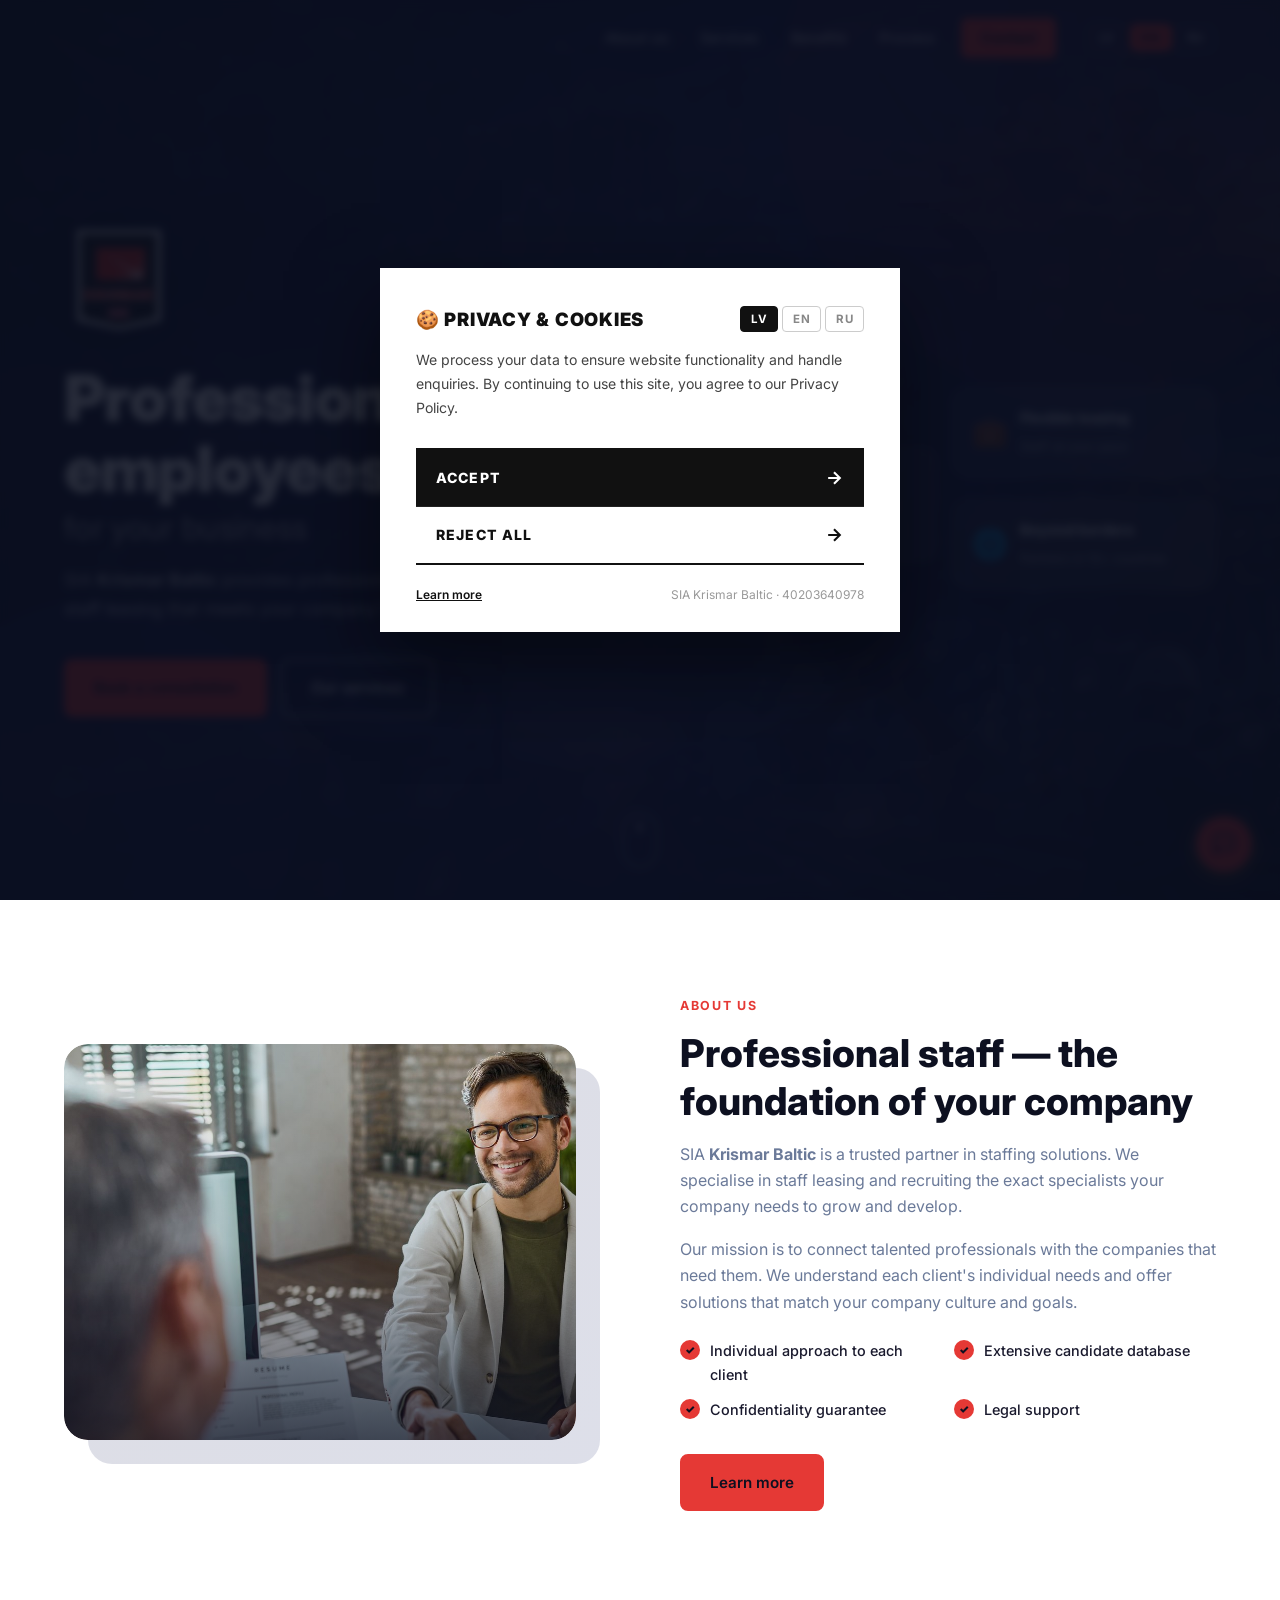
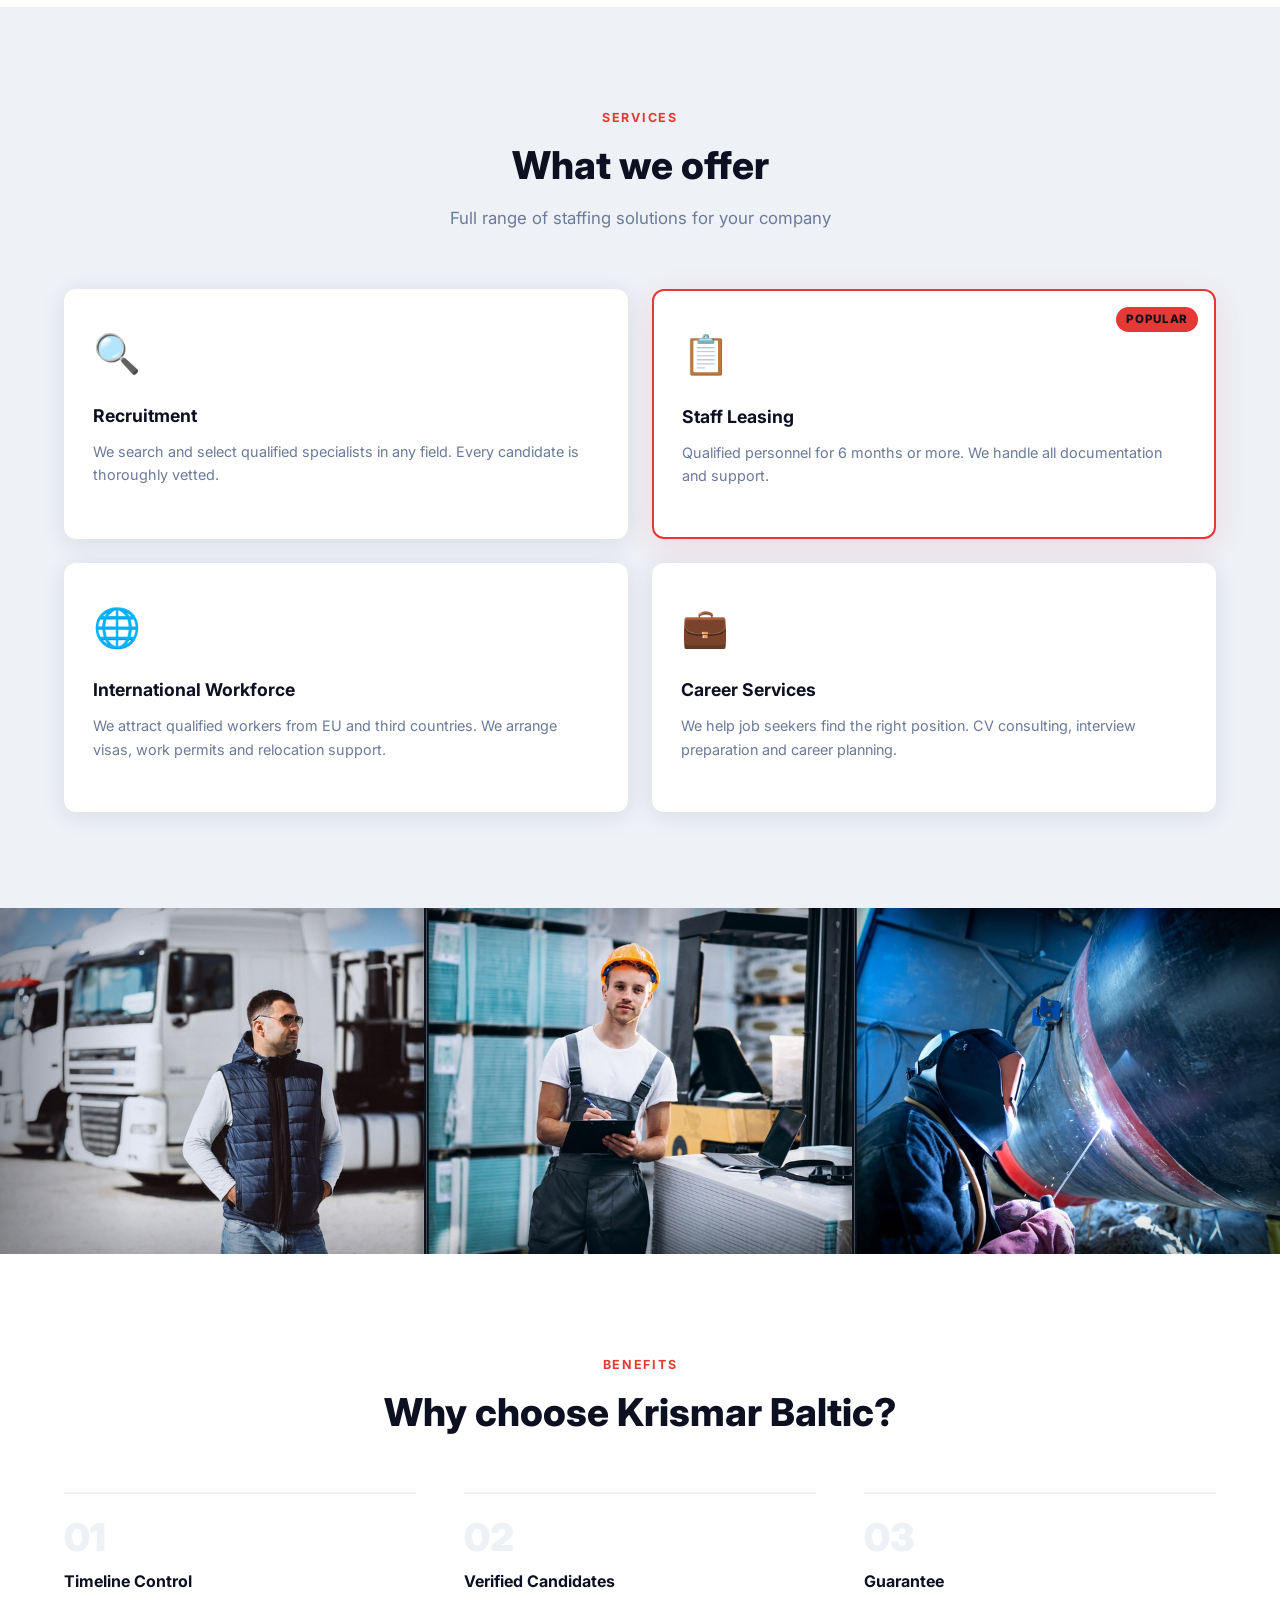
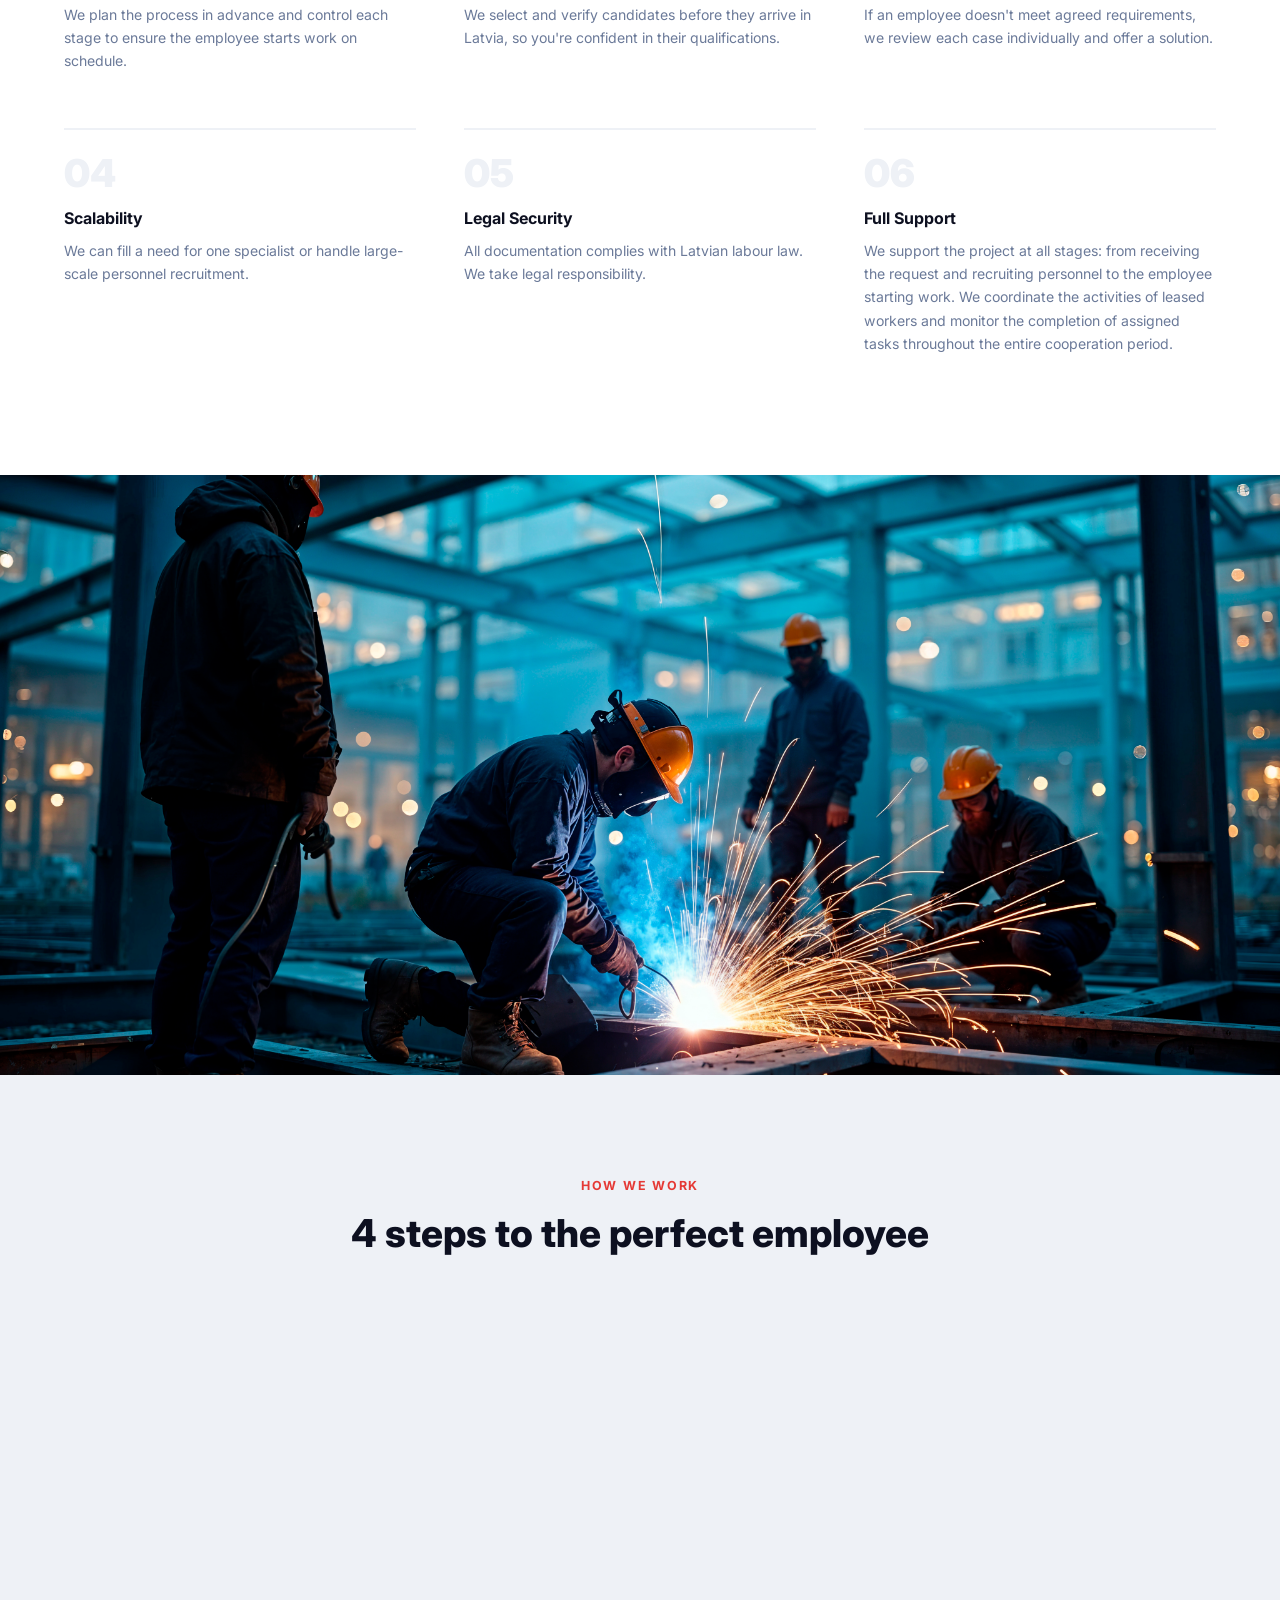
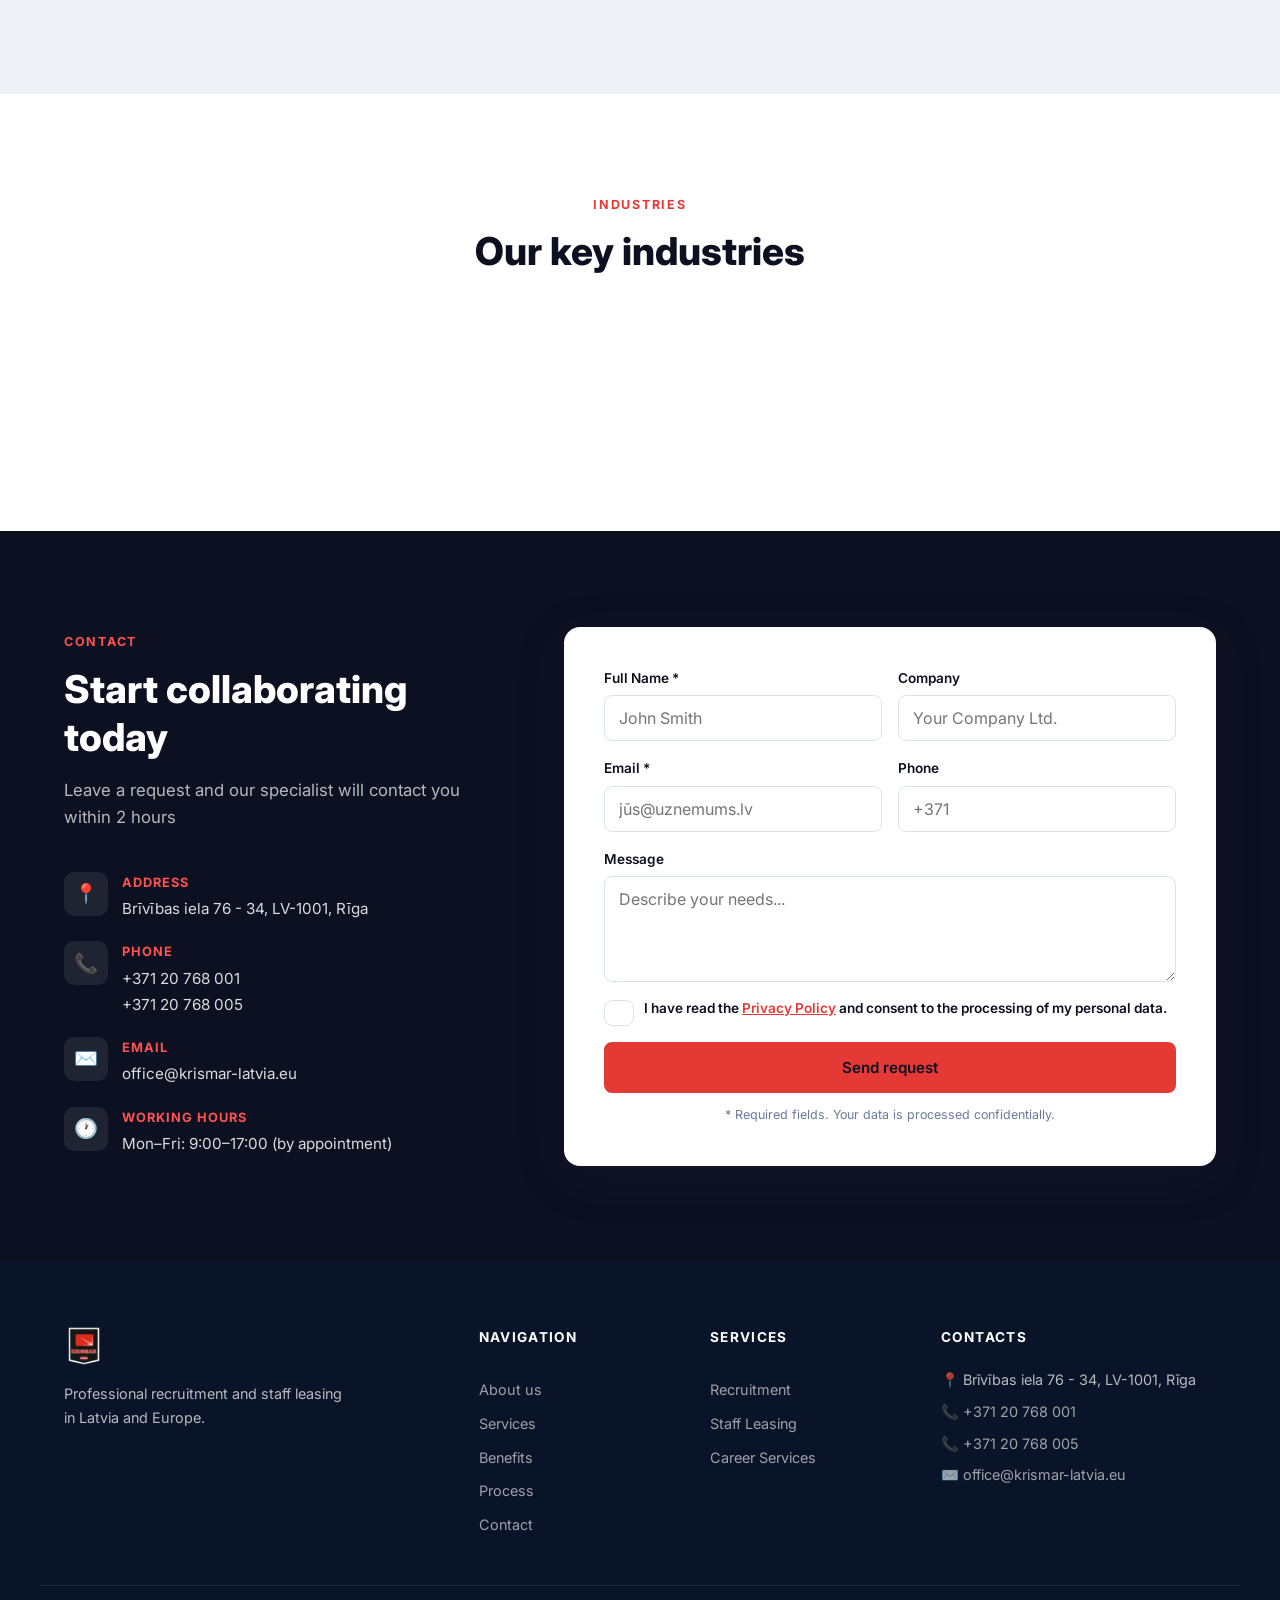
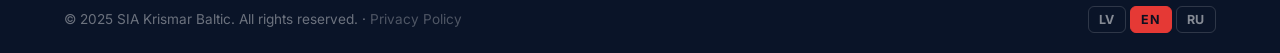
<file: index.html>
<!DOCTYPE html>
<html lang="lv">
<head>
  <meta charset="UTF-8" />
  <meta name="viewport" content="width=device-width, initial-scale=1.0" />
  <link rel="icon" type="image/png" href="logo.png" />
  <title>SIA Krismar Baltic — Personāla atlase un noma</title>
  <meta name="description" content="SIA Krismar Baltic — profesionāla personāla atlase, darbinieku noma un darba meklēšanas pakalpojumi Latvijā." />
  <meta name="keywords" content="personāla atlase, darbinieku noma, recruitment, HR agentūra, Latvija" />
  <meta name="author" content="SIA Krismar Baltic" />
  <meta name="robots" content="index, follow" />
  <link rel="canonical" href="https://annakrismar.github.io/krismarbaltic/" />
  <!-- Open Graph / Facebook -->
  <meta property="og:type" content="website" />
  <meta property="og:url" content="https://annakrismar.github.io/krismarbaltic/" />
  <meta property="og:title" content="SIA Krismar Baltic — Personāla atlase un noma" />
  <meta property="og:description" content="Profesionāla personāla atlase, darbinieku noma un karjeras pakalpojumi Latvijā un Eiropā." />
  <meta property="og:image" content="https://annakrismar.github.io/krismarbaltic/logo.png" />
  <!-- Twitter -->
  <meta property="twitter:card" content="summary_large_image" />
  <meta property="twitter:url" content="https://annakrismar.github.io/krismarbaltic/" />
  <meta property="twitter:title" content="SIA Krismar Baltic — Personāla atlase un noma" />
  <meta property="twitter:description" content="Profesionāla personāla atlase, darbinieku noma un karjeras pakalpojumi Latvijā un Eiropā." />
  <meta property="twitter:image" content="https://annakrismar.github.io/krismarbaltic/logo.png" />
  <!-- Mobile browser chrome colour (Android Chrome & Safari iOS) -->
  <meta name="theme-color" content="#0D1020" />
  <meta name="apple-mobile-web-app-capable" content="yes" />
  <meta name="apple-mobile-web-app-status-bar-style" content="black-translucent" />
  <!-- Prevent phone number auto-detection turning addresses into links -->
  <meta name="format-detection" content="telephone=no" />
  <link rel="preconnect" href="https://fonts.googleapis.com" />
  <link href="https://fonts.googleapis.com/css2?family=Inter:wght@300;400;500;600;700;800&display=swap" rel="stylesheet" />
  <link rel="stylesheet" href="style.css" />
  <script>try{if(localStorage.getItem('cookieAccepted')){document.write('<style>#cookieOverlay{display:none!important}</style>');}}catch(e){}</script>
  <!-- Schema.org Structured Data -->
  <script type="application/ld+json">
  {
    "@context": "https://schema.org",
    "@type": "Organization",
    "name": "SIA Krismar Baltic",
    "url": "https://annakrismar.github.io/krismarbaltic/",
    "logo": "https://annakrismar.github.io/krismarbaltic/logo.png",
    "description": "Profesionāla personāla atlase un darbinieku noma Latvijā un Eiropā",
    "address": {
      "@type": "PostalAddress",
      "streetAddress": "Stabu iela 17",
      "addressLocality": "Rīga",
      "addressCountry": "LV"
    },
    "contactPoint": {
      "@type": "ContactPoint",
      "contactType": "Customer Service",
      "email": "office@krismar-latvia.eu",
      "telephone": "+371 67401234"
    },
    "sameAs": [
      "https://www.facebook.com/krismarbaltic",
      "https://www.linkedin.com/company/krismar-baltic"
    ]
  }
  </script>
</head>
<body>

<!-- ═══════════════════════════════════════════
     HEADER
═══════════════════════════════════════════ -->
<header class="header" id="header">
  <div class="container header__inner">

    <nav class="nav" id="nav">
      <a href="#about"    class="nav__link" data-i18n="nav_about">Par mums</a>
      <a href="#services" class="nav__link" data-i18n="nav_services">Pakalpojumi</a>
      <a href="#benefits" class="nav__link" data-i18n="nav_benefits">Priekšrocības</a>
      <a href="#process"  class="nav__link" data-i18n="nav_process">Process</a>
      <a href="#contact"  class="nav__link nav__link--cta" data-i18n="nav_contact">Sazināties</a>
    </nav>

    <div class="lang-switcher">
      <button class="lang-btn active" data-lang="lv">LV</button>
      <button class="lang-btn" data-lang="en">EN</button>
      <button class="lang-btn" data-lang="ru">RU</button>
    </div>

    <button class="burger" id="burger" aria-label="Menu">
      <span></span><span></span><span></span>
    </button>
  </div>
</header>

<!-- ═══════════════════════════════════════════
     HERO
═══════════════════════════════════════════ -->
<section class="hero" id="hero">
  <div class="hero__bg">
    <div class="hero__photo-bg"></div>
    <div class="hero__overlay"></div>
    <div class="hero__shape hero__shape--1"></div>
    <div class="hero__shape hero__shape--2"></div>
    <div class="hero__particles" id="particles"></div>
  </div>
  <div class="container hero__inner">
    <div class="hero__content">
      <div class="hero__logo-wrap">
        <img src="logo.png" alt="Krismar Baltic" class="hero__logo-img"
             onerror="this.style.display='none'" />
      </div>
      <h1 class="hero__title">
        <span class="hero__title-main" data-i18n="hero_title">Profesionāli darbinieki</span>
        <span class="hero__title-sub" data-i18n="hero_title_accent">Jūsu biznesam</span>
      </h1>
      <p class="hero__sub" data-i18n="hero_sub">
        SIA <strong>Krismar Baltic</strong> nodrošina profesionālu personāla atlasi un darbinieku nomu, kas atbilst Jūsu uzņēmuma prasībām.
      </p>
      <div class="hero__actions">
        <a href="#contact" class="btn btn--primary" data-i18n="hero_cta1">Pieteikties konsultācijai</a>
        <a href="#services" class="btn btn--outline" data-i18n="hero_cta2">Mūsu pakalpojumi</a>
      </div>
    </div>
    <div class="hero__visual">
      <div class="hero__card hero__card--main">
        <div class="hero__card-icon">🎯</div>
        <div>
          <strong data-i18n="card_title1">Mērķtiecīga atlase</strong>
          <span data-i18n="card_sub1">Katram amatam — īstais speciālists</span>
        </div>
      </div>
      <div class="hero__card hero__card--sm hero__card--top">
        <div class="hero__card-icon">💼</div>
        <div>
          <strong data-i18n="card_title2">Elastīga noma</strong>
          <span data-i18n="card_sub2">Personāls Jūsu tempā</span>
        </div>
      </div>
      <div class="hero__card hero__card--sm hero__card--bot">
        <div class="hero__card-icon">🌐</div>
        <div>
          <strong data-i18n="card_title3">Bez robežām</strong>
          <span data-i18n="card_sub3">Partneri 10+ valstīs</span>
        </div>
      </div>
    </div>
  </div>
  <a href="#about" class="hero__scroll">
    <span></span>
  </a>
</section>

<!-- ═══════════════════════════════════════════
     ABOUT
═══════════════════════════════════════════ -->
<section class="about section" id="about">
  <div class="container about__inner">
    <div class="about__media">
      <div class="about__img-wrap">
        <div class="about__img-bg"></div>
        <div class="about__img-content">
          <img
            src="about-photo.jpg"
            alt="Krismar Baltic — персонал команда"
            class="about__photo"
            loading="lazy"
          />
          <div class="about__img-overlay"></div>
          <div class="about__experience">
            <strong>10+</strong>
            <span data-i18n="about_exp">gadu pieredzē</span>
          </div>
        </div>
      </div>
    </div>
    <div class="about__text">
      <div class="section-label" data-i18n="about_label">Par mums</div>
      <h2 class="section-title" data-i18n="about_title">Profesionāli darbinieki — Jūsu uzņēmuma pamats</h2>
      <p data-i18n="about_p1">
        SIA <strong>Krismar Baltic</strong> ir uzticams partneris personāla risinājumu jomā. Mēs specializējamies darbinieku atlasē, nodrošinot Jūsu uzņēmumam tieši tos speciālistus, kas nepieciešami izaugsmei un attīstībai.
      </p>
      <p data-i18n="about_p2">
        Mūsu misija — savienot talantīgus profesionāļus ar uzņēmumiem, kuriem viņi ir vajadzīgi. Mēs saprotam katra klienta individuālās vajadzības un piedāvājam risinājumus, kas atbilst Jūsu uzņēmuma kultūrai un mērķiem.
      </p>
      <div class="about__features">
        <div class="about__feature">
          <div class="about__feature-icon">✓</div>
          <span data-i18n="about_f1">Individuāla pieeja katram klientam</span>
        </div>
        <div class="about__feature">
          <div class="about__feature-icon">✓</div>
          <span data-i18n="about_f2">Plaša kandidātu datubāze</span>
        </div>
        <div class="about__feature">
          <div class="about__feature-icon">✓</div>
          <span data-i18n="about_f3">Konfidencialitātes garantija</span>
        </div>
        <div class="about__feature">
          <div class="about__feature-icon">✓</div>
          <span data-i18n="about_f4">Juridiskais atbalsts</span>
        </div>
      </div>
      <a href="#contact" class="btn btn--primary" data-i18n="about_cta">Uzzināt vairāk</a>
    </div>
  </div>
</section>

<!-- ═══════════════════════════════════════════
     SERVICES
═══════════════════════════════════════════ -->
<section class="services section section--gray" id="services">
  <div class="container">
    <div class="section-head">
      <div class="section-label" data-i18n="services_label">Pakalpojumi</div>
      <h2 class="section-title" data-i18n="services_title">Ko mēs piedāvājam</h2>
      <p class="section-sub" data-i18n="services_sub">Pilns personāla risinājumu klāsts Jūsu uzņēmumam</p>
    </div>

    <div class="services__grid">

      <div class="service-card">
        <div class="service-card__icon">🔍</div>
        <h3 data-i18n="srv1_title">Personāla atlase</h3>
        <p data-i18n="srv1_text">Meklējam un atlasām kvalificētus speciālistus jebkurā nozarē. Katrs kandidāts tiek rūpīgi pārbaudīts.</p>
      </div>

      <div class="service-card service-card--accent">
        <div class="service-card__icon">📋</div>
        <h3 data-i18n="srv2_title">Darbinieku noma</h3>
        <p data-i18n="srv2_text">Kvalificēts personāls no 12 mēnešiem. Uzņemamies dokumentu noformēšanu un atbalstu.</p>
        <div class="service-card__badge" data-i18n="popular">Populārs</div>
      </div>

      <div class="service-card">
        <div class="service-card__icon">🌐</div>
        <h3 data-i18n="srv4_title">Starptautiskā darbaspēka piesaiste</h3>
        <p data-i18n="srv4_text">Piesaistām kvalificētus darbiniekus no ES un trešajām valstīm. Nodrošinām vīzas, darba atļaujas un integrāciju.</p>
      </div>

      <div class="service-card">
        <div class="service-card__icon">💼</div>
        <h3 data-i18n="srv6_title">Karjeras pakalpojumi</h3>
        <p data-i18n="srv6_text">Palīdzam darba meklētājiem atrast piemērotu darba vietu. CV konsultācijas, interviju sagatavošana un karjeras plānošana.</p>
      </div>

    </div>
  </div>
</section>

<!-- ═══════════════════════════════════════════
     BANNER 2 (between Services and Benefits)
═══════════════════════════════════════════ -->
<div class="banner-photo">
  <img
    src="banner2.jpg"
    alt="Krismar Baltic — специалисты на производстве"
    class="banner-photo__img"
    loading="lazy"
    onerror="this.parentElement.style.display='none'"
  />
</div>

<!-- ═══════════════════════════════════════════
     BENEFITS
═══════════════════════════════════════════ -->
<section class="benefits section" id="benefits">
  <div class="container">
    <div class="section-head">
      <div class="section-label" data-i18n="ben_label">Priekšrocības</div>
      <h2 class="section-title" data-i18n="ben_title">Kāpēc izvēlēties Krismar Baltic?</h2>
    </div>
    <div class="benefits__grid">
      <div class="benefit">
        <div class="benefit__num">01</div>
        <h4 data-i18n="ben1_title">Ātrums</h4>
        <p data-i18n="ben1_text">Pirmie piemērotie kandidāti — 48 stundu laikā. Ārkārtas gadījumos — 24h.</p>
      </div>
      <div class="benefit">
        <div class="benefit__num">02</div>
        <h4 data-i18n="ben2_title">Kvalitāte</h4>
        <p data-i18n="ben2_text">Katrs kandidāts iziet daudzpakāpju pārbaudi — kompetences tests, atsauces, fona pārbaude.</p>
      </div>
      <div class="benefit">
        <div class="benefit__num">03</div>
        <h4 data-i18n="ben3_title">Garantija</h4>
        <p data-i18n="ben3_text">Ja darbinieks neatbilst — bezmaksas aizstāšana 3 mēnešu laikā bez papildu izmaksām.</p>
      </div>
      <div class="benefit">
        <div class="benefit__num">04</div>
        <h4 data-i18n="ben4_title">Elastība</h4>
        <p data-i18n="ben4_text">Pielāgojamies Jūsu vajadzībām — 1 darbinieks vai 100, uz nedēļu vai gadiem.</p>
      </div>
      <div class="benefit">
        <div class="benefit__num">05</div>
        <h4 data-i18n="ben5_title">Juridiskā drošība</h4>
        <p data-i18n="ben5_text">Visa dokumentācija atbilst Latvijas darba tiesībām. Mēs uzņemamies juridisko atbildību.</p>
      </div>
      <div class="benefit">
        <div class="benefit__num">06</div>
        <h4 data-i18n="ben6_title">Personīgais menedžeris</h4>
        <p data-i18n="ben6_text">Katram klientam — viens kontaktpersona. Jūs vienmēr zināt, ar ko sazināties.</p>
      </div>
    </div>
  </div>
</section>

<!-- ═══════════════════════════════════════════
     BANNER PHOTO
═══════════════════════════════════════════ -->
<div class="banner-photo">
  <img
    src="banner.jpg"
    alt="Krismar Baltic"
    class="banner-photo__img"
    onerror="this.parentElement.style.display='none'"
  />
</div>

<!-- ═══════════════════════════════════════════
     PROCESS
═══════════════════════════════════════════ -->
<section class="process section section--gray" id="process">
  <div class="container">
    <div class="section-head">
      <div class="section-label" data-i18n="proc_label">Kā mēs strādājam</div>
      <h2 class="section-title" data-i18n="proc_title">4 soļi līdz ideālam darbiniekam</h2>
    </div>
    <div class="process__steps">
      <div class="process__step">
        <div class="process__step-num">1</div>
        <div class="process__step-content">
          <h4 data-i18n="step1_title">Konsultācija</h4>
          <p data-i18n="step1_text">Analizējam Jūsu vajadzības, uzņēmuma kultūru un prasības. Sagatvojam detalizētu vakances profilu.</p>
        </div>
      </div>
      <div class="process__connector"></div>
      <div class="process__step process__step--geo">
        <div class="process__step-num">2</div>
        <div class="process__step-content">
          <h4 data-i18n="step2_title">Meklēšana</h4>
          <p data-i18n="step2_text">Izmantojam mūsu datubāzi, profesionālos tīklus un aktīvo meklēšanu, lai atrastu labākos kandidātus.</p>
          <div class="geo-badge">
            <span>🌍</span>
            <span data-i18n="geo_badge">10 valstis · savi centri</span>
          </div>
        </div>
        <!-- Всплывающая подсказка -->
        <div class="geo-tooltip">
          <div class="geo-tooltip__title" data-i18n="geo_title">Mūsu un partneru rekrutēšanas centri</div>
          <ul class="geo-tooltip__list">
            <li>🇦🇪 <span data-i18n="geo_ae">Apvienotie Arābu Emirāti</span></li>
            <li>🇧🇩 <span data-i18n="geo_bd">Bangladeša</span></li>
            <li>🇮🇳 <span data-i18n="geo_in">Indija</span></li>
            <li>🇶🇦 <span data-i18n="geo_qa">Katara</span></li>
            <li>🇰🇿 <span data-i18n="geo_kz">Kazahstāna</span></li>
            <li>🇰🇪 <span data-i18n="geo_ke">Kenija</span></li>
            <li>🇳🇵 <span data-i18n="geo_np">Nepāla</span></li>
            <li>🇵🇱 <span data-i18n="geo_pl">Polija</span></li>
            <li>🇸🇬 <span data-i18n="geo_sg">Singapūra</span></li>
            <li>🇺🇿 <span data-i18n="geo_uz">Uzbekistāna</span></li>
          </ul>
        </div>
      </div>
      <div class="process__connector"></div>
      <div class="process__step">
        <div class="process__step-num">3</div>
        <div class="process__step-content">
          <h4 data-i18n="step3_title">Atlase</h4>
          <p data-i18n="step3_text">Intervijām, testēšanai un atsauču pārbaudei pakļaujam tikai labākos. Jums prezentējam gala sarakstu.</p>
        </div>
      </div>
      <div class="process__connector"></div>
      <div class="process__step">
        <div class="process__step-num">4</div>
        <div class="process__step-content">
          <h4 data-i18n="step4_title">Integrācija</h4>
          <p data-i18n="step4_text">Noformējam dokumentus, atbalstām onboarding procesu un sekojam līdzi pirmajos 3 mēnešos.</p>
        </div>
      </div>
    </div>
  </div>
</section>

<!-- ═══════════════════════════════════════════
     INDUSTRIES
═══════════════════════════════════════════ -->
<section class="industries section">
  <div class="container">
    <div class="section-head">
      <div class="section-label" data-i18n="ind_label">Nozares</div>
      <h2 class="section-title" data-i18n="ind_title">Strādājam visās nozarēs</h2>
    </div>
    <div class="industries__grid">
      <div class="industry-tag">🏭 <span data-i18n="ind1">Ražošana</span></div>
      <div class="industry-tag">⚓ <span data-i18n="ind14">Kuģubūve un kuģu remonts</span></div>
      <div class="industry-tag">🪵 <span data-i18n="ind13">Koka apstrāde</span></div>
      <div class="industry-tag">🚚 <span data-i18n="ind2">Loģistika & transports</span></div>
      <div class="industry-tag">🏗️ <span data-i18n="ind3">Būvniecība</span></div>
      <div class="industry-tag">🏨 <span data-i18n="ind5">Viesnīcas & restorāni</span></div>
      <div class="industry-tag">🌾 <span data-i18n="ind8">Lauksaimniecība</span></div>
      <div class="industry-tag">🍽️ <span data-i18n="ind16">Pārtikas industrija</span></div>
    </div>
  </div>
</section>



<!-- ═══════════════════════════════════════════
     CONTACT
═══════════════════════════════════════════ -->
<section class="contact section section--dark" id="contact">
  <div class="container contact__inner">
    <div class="contact__info">
      <div class="section-label section-label--light" data-i18n="con_label">Sazināties</div>
      <h2 class="section-title section-title--light" data-i18n="con_title">Sāciet sadarbību šodien</h2>
      <p class="contact__sub" data-i18n="con_sub">Atstājiet pieteikumu un mūsu speciālists sazināsies ar Jums 2 stundu laikā</p>

      <div class="contact__details">
        <div class="contact__detail">
          <div class="contact__detail-icon">📍</div>
          <div>
            <strong data-i18n="con_addr_label">Adrese</strong>
            <span>Brīvības iela 76 - 34, LV-1001, Rīga</span>
          </div>
        </div>
        <div class="contact__detail">
          <div class="contact__detail-icon">📞</div>
          <div>
            <strong data-i18n="con_phone_label">Telefons</strong>
            <a href="tel:+37120768001">+371 20 768 001</a><br/>
            <a href="tel:+37120768005">+371 20 768 005</a>
          </div>
        </div>
        <div class="contact__detail">
          <div class="contact__detail-icon">✉️</div>
          <div>
            <strong data-i18n="con_email_label">E-pasts</strong>
            <a href="mailto:office@krismar-latvia.eu">office@krismar-latvia.eu</a>
          </div>
        </div>
        <div class="contact__detail">
          <div class="contact__detail-icon">🕐</div>
          <div>
            <strong data-i18n="con_hours_label">Darba laiks</strong>
            <span data-i18n="con_hours">Pr–Pk: 9:00–18:00</span>
          </div>
        </div>
      </div>
    </div>

    <form class="contact__form" id="contactForm" action="https://formspree.io/f/mvzybjly" method="POST">
      <div class="form-row">
        <div class="form-group">
          <label data-i18n="form_name">Vārds, Uzvārds *</label>
          <input type="text" name="name" required placeholder="..." data-ph="form_name_ph" />
        </div>
        <div class="form-group">
          <label data-i18n="form_company">Uzņēmums</label>
          <input type="text" name="company" placeholder="..." data-ph="form_company_ph" />
        </div>
      </div>
      <div class="form-row">
        <div class="form-group">
          <label data-i18n="form_email">E-pasts *</label>
          <input type="email" name="email" required placeholder="jūs@uznemums.lv" />
        </div>
        <div class="form-group">
          <label data-i18n="form_phone">Telefons *</label>
          <input type="tel" name="phone" required placeholder="+371" />
        </div>
      </div>
      <div class="form-group">
        <label data-i18n="form_msg">Ziņojums</label>
        <textarea name="message" rows="4" placeholder="..." data-ph="form_msg_ph"></textarea>
      </div>
      <div class="form-group form-group--consent">
        <label class="consent-label">
          <input type="checkbox" name="consent" required />
          <span data-i18n="form_consent">Esmu iepazinies ar <a href="privacy.html" target="_blank">Privātuma politiku</a> un piekrītu savu datu apstrādei.</span>
        </label>
      </div>
      <button type="submit" class="btn btn--primary btn--full" data-i18n="form_submit">Nosūtīt pieteikumu</button>
      <p class="form-note" data-i18n="form_note">* Obligātie lauki. Jūsu dati tiek apstrādāti konfidenciāli.</p>
      <div class="form-success" id="formSuccess">
        <span>✓</span> <span data-i18n="form_ok">Paldies! Mēs sazināsimies ar Jums tuvākajā laikā.</span>
      </div>
    </form>
  </div>
</section>

<!-- ═══════════════════════════════════════════
     FOOTER
═══════════════════════════════════════════ -->
<footer class="footer">
  <div class="container footer__inner">
    <div class="footer__brand">
      <a href="#hero" class="logo logo--footer">
        <img src="logo.png" alt="Krismar Baltic" class="logo__img"
             onerror="this.style.display='none'; this.nextElementSibling.style.display='flex';" />
        <span class="logo__text" style="display:none;">
          <span class="logo__k">KB</span>
          <span class="logo__name">Krismar Baltic</span>
        </span>
      </a>
      <p data-i18n="footer_desc">Profesionāla personāla atlase un darbinieku noma Latvijā un Eiropā.</p>
    </div>
    <div class="footer__links">
      <h5 data-i18n="footer_nav">Navigācija</h5>
      <a href="#about"    data-i18n="nav_about">Par mums</a>
      <a href="#services" data-i18n="nav_services">Pakalpojumi</a>
      <a href="#benefits" data-i18n="nav_benefits">Priekšrocības</a>
      <a href="#process"  data-i18n="nav_process">Process</a>
      <a href="#contact"  data-i18n="nav_contact">Sazināties</a>
    </div>
    <div class="footer__links">
      <h5 data-i18n="footer_services">Pakalpojumi</h5>
      <a href="#services" data-i18n="srv1_title">Personāla atlase</a>
      <a href="#services" data-i18n="srv2_title">Darbinieku noma</a>

      <a href="#services" data-i18n="srv6_title">Karjeras pakalpojumi</a>
    </div>
    <div class="footer__contact">
      <h5 data-i18n="footer_contacts">Kontakti</h5>
      <p>📍 Brīvības iela 76 - 34, LV-1001, Rīga</p>
      <p><a href="tel:+37120768001">📞 +371 20 768 001</a></p>
      <p><a href="tel:+37120768005">📞 +371 20 768 005</a></p>
      <p><a href="mailto:office@krismar-latvia.eu">✉️ office@krismar-latvia.eu</a></p>
    </div>
  </div>
  <div class="footer__bottom">
    <div class="container">
      <span>© 2025 SIA Krismar Baltic. <span data-i18n="footer_rights">Visas tiesības aizsargātas.</span> · <a href="privacy.html" style="color:inherit;opacity:.7;" data-i18n="footer_privacy">Privātuma politika</a></span>
      <div class="lang-switcher lang-switcher--footer">
        <button class="lang-btn active" data-lang="lv">LV</button>
        <button class="lang-btn" data-lang="en">EN</button>
        <button class="lang-btn" data-lang="ru">RU</button>
      </div>
    </div>
  </div>
</footer>

<!-- ═══ COOKIE CONSENT POPUP ═══ -->
<div class="cookie-overlay" id="cookieOverlay">
  <div class="cookie-popup">

    <div class="cookie-popup__header">
      <h2 class="cookie-popup__title" data-i18n="cookie_title">PRIVĀTUMS UN SĪKDATNES</h2>
      <div class="cookie-lang">
        <button class="cookie-lang-btn active" onclick="cookieLang('lv',this)">LV</button>
        <button class="cookie-lang-btn" onclick="cookieLang('en',this)">EN</button>
        <button class="cookie-lang-btn" onclick="cookieLang('ru',this)">RU</button>
      </div>
    </div>

    <p class="cookie-popup__text" data-i18n="cookie_text">Mēs apstrādājam Jūsu datus, lai nodrošinātu vietnes darbību un apstrādātu pieteikumus. Turpinot lietot vietni, Jūs piekrītat mūsu <a href="privacy.html" target="_blank">Privātuma politikai</a>.</p>
    <div class="cookie-popup__actions">
      <button class="cookie-bar cookie-bar--accept" onclick="cookieAcceptFn()">
        <span data-i18n="cookie_accept">PIEKRĪTU</span>
        <svg width="20" height="20" viewBox="0 0 24 24" fill="none" stroke="currentColor" stroke-width="2.5"><path d="M5 12h14M12 5l7 7-7 7"/></svg>
      </button>
      <button class="cookie-bar cookie-bar--reject" onclick="cookieAcceptFn()">
        <span data-i18n="cookie_reject">NORAIDĪT VISU</span>
        <svg width="20" height="20" viewBox="0 0 24 24" fill="none" stroke="currentColor" stroke-width="2.5"><path d="M5 12h14M12 5l7 7-7 7"/></svg>
      </button>
    </div>
    <div class="cookie-popup__footer">
      <a href="privacy.html" target="_blank" data-i18n="cookie_more">Privātuma politika</a>
      <span>SIA Krismar Baltic · 40203640978</span>
    </div>
  </div>
</div>

<a href="#contact" class="fab" title="Sazināties">
  <svg width="24" height="24" viewBox="0 0 24 24" fill="none" stroke="currentColor" stroke-width="2">
    <path d="M21 15a2 2 0 0 1-2 2H7l-4 4V5a2 2 0 0 1 2-2h14a2 2 0 0 1 2 2z"></path>
  </svg>
</a>

<script src="i18n.js"></script>
<script src="main.js"></script>
</body>
</html>
</file>
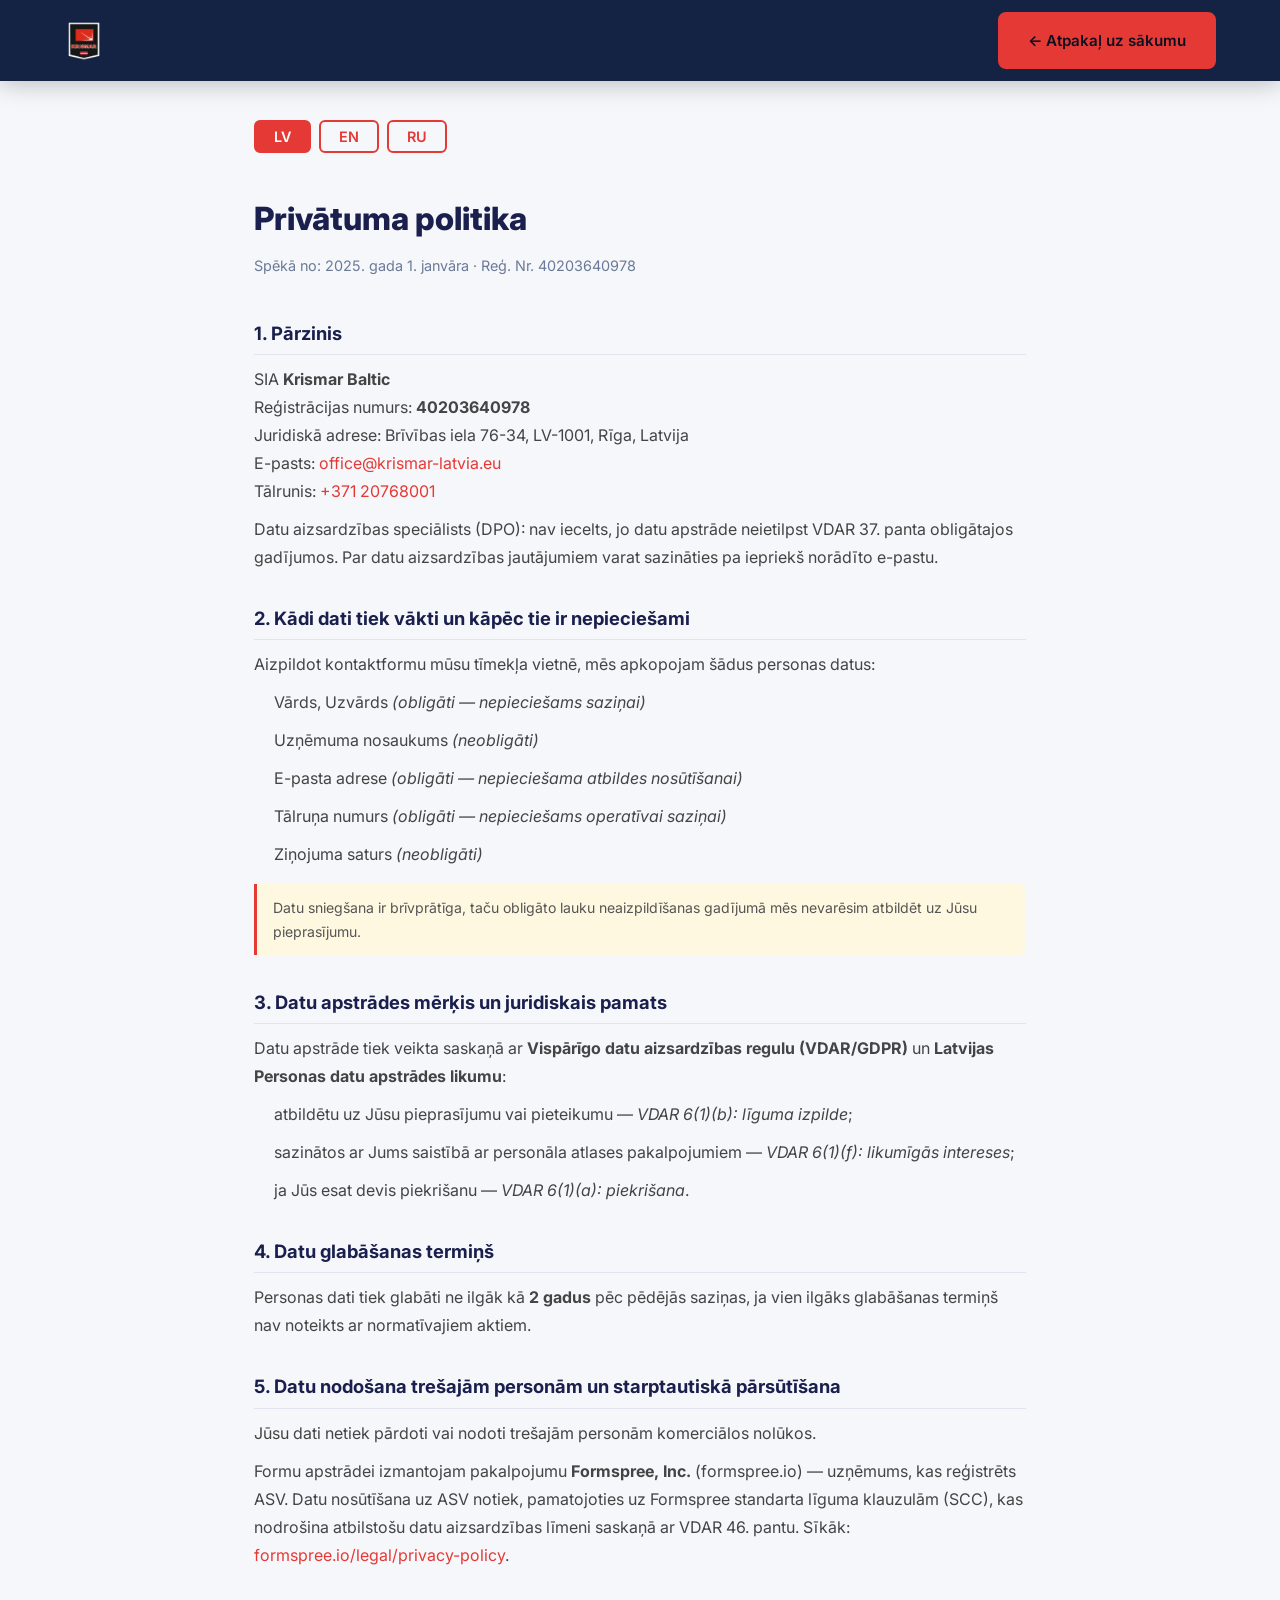
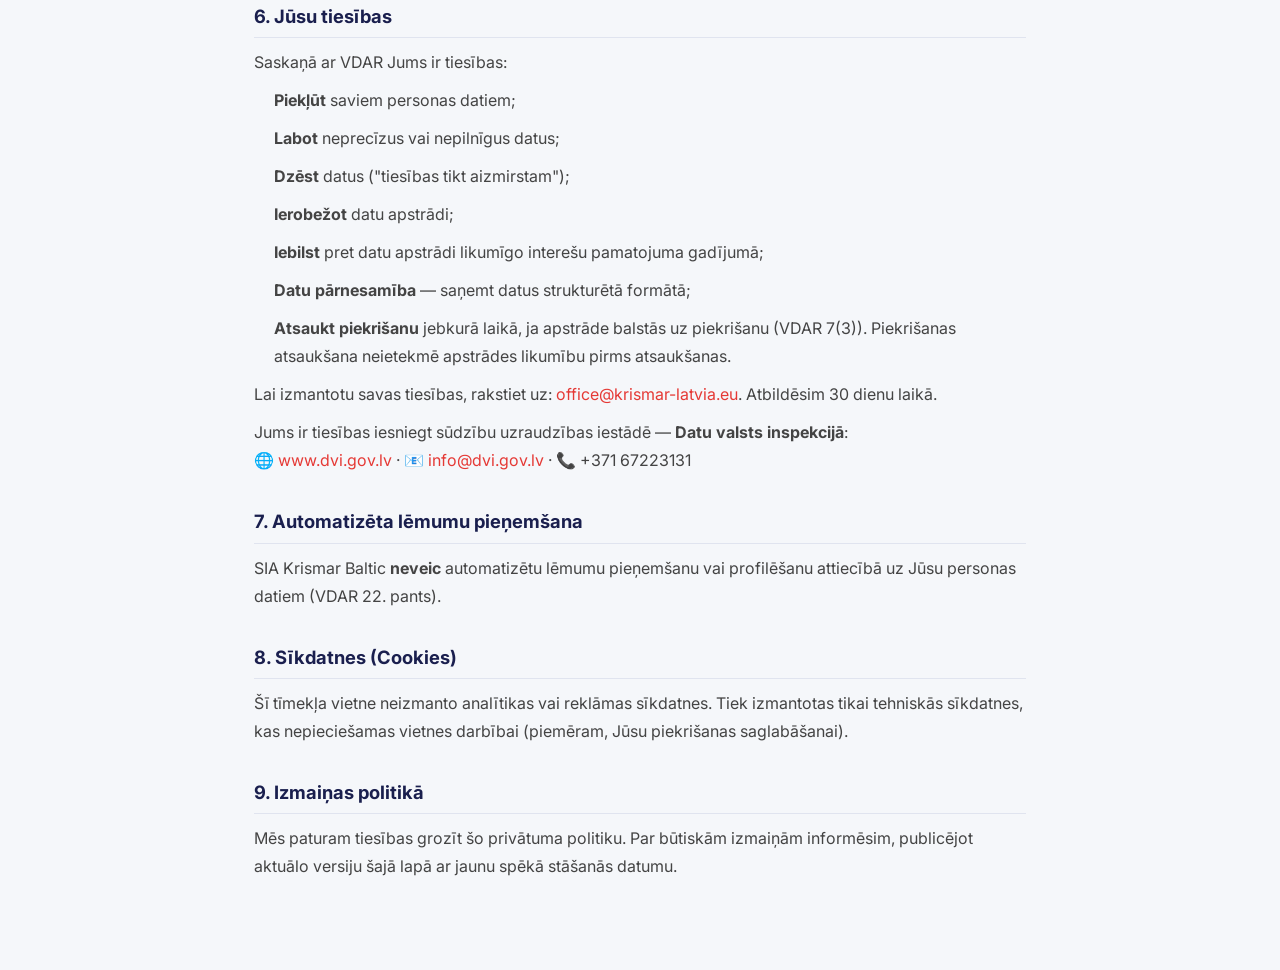
<file: privacy.html>
<!DOCTYPE html>
<html lang="lv">
<head>
  <meta charset="UTF-8" />
  <meta name="viewport" content="width=device-width, initial-scale=1.0" />
  <title>Privātuma politika — SIA Krismar Baltic</title>
  <link rel="preconnect" href="https://fonts.googleapis.com" />
  <link href="https://fonts.googleapis.com/css2?family=Inter:wght@300;400;500;600;700&display=swap" rel="stylesheet" />
  <link rel="stylesheet" href="style.css" />
  <style>
    .privacy-page { padding: 120px 0 80px; min-height: 100vh; background: var(--light); }
    .privacy-page .container { max-width: 820px; }
    .privacy-lang { display: flex; gap: 8px; margin-bottom: 40px; }
    .privacy-lang button {
      padding: 6px 18px; border: 2px solid var(--gold); border-radius: 6px;
      background: transparent; color: var(--gold); font-weight: 600;
      cursor: pointer; font-size: .9rem; transition: .2s;
    }
    .privacy-lang button.active { background: var(--gold); color: #fff; }
    .privacy-content { display: none; }
    .privacy-content.active { display: block; }
    .privacy-content h1 { font-size: 2rem; font-weight: 800; color: var(--navy); margin-bottom: 8px; }
    .privacy-content .date { color: var(--muted); font-size: .9rem; margin-bottom: 40px; display: block; }
    .privacy-content h2 { font-size: 1.15rem; font-weight: 700; color: var(--navy); margin: 32px 0 10px; padding-bottom: 6px; border-bottom: 1px solid #e0e4ef; }
    .privacy-content p, .privacy-content li { color: #444; line-height: 1.75; margin-bottom: 10px; }
    .privacy-content ul { padding-left: 20px; margin-bottom: 10px; }
    .privacy-content a { color: var(--gold); }
    .privacy-note { background: #fff8e1; border-left: 3px solid var(--gold); padding: 12px 16px; border-radius: 0 8px 8px 0; margin: 16px 0; font-size: .88rem; color: #555; }
  </style>
</head>
<body>

<header class="header scrolled" id="header">
  <div class="container header__inner">
    <a href="index.html" class="logo">
      <img src="logo.png" alt="Krismar Baltic" class="logo__img" />
    </a>
    <a href="index.html" class="btn btn--primary" style="margin-left:auto;">← Atpakaļ uz sākumu</a>
  </div>
</header>

<main class="privacy-page">
  <div class="container">

    <div class="privacy-lang">
      <button class="active" onclick="showLang('lv', this)">LV</button>
      <button onclick="showLang('en', this)">EN</button>
      <button onclick="showLang('ru', this)">RU</button>
    </div>

    <!-- ═══════════ LATVIAN ═══════════ -->
    <div class="privacy-content active" id="priv-lv">
      <h1>Privātuma politika</h1>
      <span class="date">Spēkā no: 2025. gada 1. janvāra · Reģ. Nr. 40203640978</span>

      <h2>1. Pārzinis</h2>
      <p>SIA <strong>Krismar Baltic</strong><br>
      Reģistrācijas numurs: <strong>40203640978</strong><br>
      Juridiskā adrese: Brīvības iela 76-34, LV-1001, Rīga, Latvija<br>
      E-pasts: <a href="mailto:office@krismar-latvia.eu">office@krismar-latvia.eu</a><br>
      Tālrunis: <a href="tel:+37120768001">+371 20768001</a></p>
      <p>Datu aizsardzības speciālists (DPO): nav iecelts, jo datu apstrāde neietilpst VDAR 37. panta obligātajos gadījumos. Par datu aizsardzības jautājumiem varat sazināties pa iepriekš norādīto e-pastu.</p>

      <h2>2. Kādi dati tiek vākti un kāpēc tie ir nepieciešami</h2>
      <p>Aizpildot kontaktformu mūsu tīmekļa vietnē, mēs apkopojam šādus personas datus:</p>
      <ul>
        <li>Vārds, Uzvārds <em>(obligāti — nepieciešams saziņai)</em></li>
        <li>Uzņēmuma nosaukums <em>(neobligāti)</em></li>
        <li>E-pasta adrese <em>(obligāti — nepieciešama atbildes nosūtīšanai)</em></li>
        <li>Tālruņa numurs <em>(obligāti — nepieciešams operatīvai saziņai)</em></li>
        <li>Ziņojuma saturs <em>(neobligāti)</em></li>
      </ul>
      <div class="privacy-note">Datu sniegšana ir brīvprātīga, taču obligāto lauku neaizpildīšanas gadījumā mēs nevarēsim atbildēt uz Jūsu pieprasījumu.</div>

      <h2>3. Datu apstrādes mērķis un juridiskais pamats</h2>
      <p>Datu apstrāde tiek veikta saskaņā ar <strong>Vispārīgo datu aizsardzības regulu (VDAR/GDPR)</strong> un <strong>Latvijas Personas datu apstrādes likumu</strong>:</p>
      <ul>
        <li>atbildētu uz Jūsu pieprasījumu vai pieteikumu — <em>VDAR 6(1)(b): līguma izpilde</em>;</li>
        <li>sazinātos ar Jums saistībā ar personāla atlases pakalpojumiem — <em>VDAR 6(1)(f): likumīgās intereses</em>;</li>
        <li>ja Jūs esat devis piekrišanu — <em>VDAR 6(1)(a): piekrišana</em>.</li>
      </ul>

      <h2>4. Datu glabāšanas termiņš</h2>
      <p>Personas dati tiek glabāti ne ilgāk kā <strong>2 gadus</strong> pēc pēdējās saziņas, ja vien ilgāks glabāšanas termiņš nav noteikts ar normatīvajiem aktiem.</p>

      <h2>5. Datu nodošana trešajām personām un starptautiskā pārsūtīšana</h2>
      <p>Jūsu dati netiek pārdoti vai nodoti trešajām personām komerciālos nolūkos.</p>
      <p>Formu apstrādei izmantojam pakalpojumu <strong>Formspree, Inc.</strong> (formspree.io) — uzņēmums, kas reģistrēts ASV. Datu nosūtīšana uz ASV notiek, pamatojoties uz Formspree standarta līguma klauzulām (SCC), kas nodrošina atbilstošu datu aizsardzības līmeni saskaņā ar VDAR 46. pantu. Sīkāk: <a href="https://formspree.io/legal/privacy-policy/" target="_blank">formspree.io/legal/privacy-policy</a>.</p>

      <h2>6. Jūsu tiesības</h2>
      <p>Saskaņā ar VDAR Jums ir tiesības:</p>
      <ul>
        <li><strong>Piekļūt</strong> saviem personas datiem;</li>
        <li><strong>Labot</strong> neprecīzus vai nepilnīgus datus;</li>
        <li><strong>Dzēst</strong> datus ("tiesības tikt aizmirstam");</li>
        <li><strong>Ierobežot</strong> datu apstrādi;</li>
        <li><strong>Iebilst</strong> pret datu apstrādi likumīgo interešu pamatojuma gadījumā;</li>
        <li><strong>Datu pārnesamība</strong> — saņemt datus strukturētā formātā;</li>
        <li><strong>Atsaukt piekrišanu</strong> jebkurā laikā, ja apstrāde balstās uz piekrišanu (VDAR 7(3)). Piekrišanas atsaukšana neietekmē apstrādes likumību pirms atsaukšanas.</li>
      </ul>
      <p>Lai izmantotu savas tiesības, rakstiet uz: <a href="mailto:office@krismar-latvia.eu">office@krismar-latvia.eu</a>. Atbildēsim 30 dienu laikā.</p>
      <p>Jums ir tiesības iesniegt sūdzību uzraudzības iestādē — <strong>Datu valsts inspekcijā</strong>:<br>
      🌐 <a href="https://www.dvi.gov.lv" target="_blank">www.dvi.gov.lv</a> · 📧 <a href="mailto:info@dvi.gov.lv">info@dvi.gov.lv</a> · 📞 +371 67223131</p>

      <h2>7. Automatizēta lēmumu pieņemšana</h2>
      <p>SIA Krismar Baltic <strong>neveic</strong> automatizētu lēmumu pieņemšanu vai profilēšanu attiecībā uz Jūsu personas datiem (VDAR 22. pants).</p>

      <h2>8. Sīkdatnes (Cookies)</h2>
      <p>Šī tīmekļa vietne neizmanto analītikas vai reklāmas sīkdatnes. Tiek izmantotas tikai tehniskās sīkdatnes, kas nepieciešamas vietnes darbībai (piemēram, Jūsu piekrišanas saglabāšanai).</p>

      <h2>9. Izmaiņas politikā</h2>
      <p>Mēs paturam tiesības grozīt šo privātuma politiku. Par būtiskām izmaiņām informēsim, publicējot aktuālo versiju šajā lapā ar jaunu spēkā stāšanās datumu.</p>
    </div>

    <!-- ═══════════ ENGLISH ═══════════ -->
    <div class="privacy-content" id="priv-en">
      <h1>Privacy Policy</h1>
      <span class="date">Effective: 1 January 2025 · Reg. No. 40203640978</span>

      <h2>1. Data Controller</h2>
      <p>SIA <strong>Krismar Baltic</strong><br>
      Registration number: <strong>40203640978</strong><br>
      Legal address: Brīvības iela 76-34, LV-1001, Rīga, Latvia<br>
      Email: <a href="mailto:office@krismar-latvia.eu">office@krismar-latvia.eu</a><br>
      Phone: <a href="tel:+37120768001">+371 20768001</a></p>
      <p>Data Protection Officer (DPO): not appointed, as data processing does not fall within the mandatory cases of GDPR Art. 37. For data protection matters, please contact us at the email above.</p>

      <h2>2. Data We Collect and Why It Is Required</h2>
      <p>When you submit the contact form, we collect the following personal data:</p>
      <ul>
        <li>Full name <em>(required — necessary for communication)</em></li>
        <li>Company name <em>(optional)</em></li>
        <li>Email address <em>(required — needed to send a reply)</em></li>
        <li>Phone number <em>(required — needed for prompt contact)</em></li>
        <li>Message content <em>(optional)</em></li>
      </ul>
      <div class="privacy-note">Providing data is voluntary; however, if mandatory fields are not completed, we will be unable to respond to your enquiry.</div>

      <h2>3. Purpose and Legal Basis</h2>
      <p>Data is processed in accordance with the <strong>General Data Protection Regulation (GDPR)</strong> and the <strong>Latvian Personal Data Processing Law</strong>:</p>
      <ul>
        <li>to respond to your enquiry — <em>GDPR Art. 6(1)(b): performance of a contract</em>;</li>
        <li>to contact you regarding HR and staffing services — <em>GDPR Art. 6(1)(f): legitimate interests</em>;</li>
        <li>where you have given consent — <em>GDPR Art. 6(1)(a): consent</em>.</li>
      </ul>

      <h2>4. Data Retention</h2>
      <p>Personal data is stored for no longer than <strong>2 years</strong> after the last communication, unless a longer retention period is required by law.</p>

      <h2>5. Third Parties and International Transfers</h2>
      <p>Your data is not sold or shared with third parties for commercial purposes.</p>
      <p>We use <strong>Formspree, Inc.</strong> (formspree.io) — a company registered in the USA — for form processing. Data transfer to the USA is carried out on the basis of Formspree's Standard Contractual Clauses (SCC), which provide an adequate level of data protection under GDPR Art. 46. Details: <a href="https://formspree.io/legal/privacy-policy/" target="_blank">formspree.io/legal/privacy-policy</a>.</p>

      <h2>6. Your Rights</h2>
      <p>Under the GDPR, you have the right to:</p>
      <ul>
        <li><strong>Access</strong> your personal data;</li>
        <li><strong>Rectify</strong> inaccurate or incomplete data;</li>
        <li><strong>Erase</strong> your data ("right to be forgotten");</li>
        <li><strong>Restrict</strong> processing;</li>
        <li><strong>Object</strong> to processing based on legitimate interests;</li>
        <li><strong>Data portability</strong> — receive your data in a structured format;</li>
        <li><strong>Withdraw consent</strong> at any time where processing is based on consent (GDPR Art. 7(3)). Withdrawal does not affect the lawfulness of processing prior to withdrawal.</li>
      </ul>
      <p>To exercise your rights, email: <a href="mailto:office@krismar-latvia.eu">office@krismar-latvia.eu</a>. We will respond within 30 days.</p>
      <p>You have the right to lodge a complaint with the supervisory authority — <strong>Latvian Data State Inspectorate</strong>:<br>
      🌐 <a href="https://www.dvi.gov.lv" target="_blank">www.dvi.gov.lv</a> · 📧 <a href="mailto:info@dvi.gov.lv">info@dvi.gov.lv</a> · 📞 +371 67223131</p>

      <h2>7. Automated Decision-Making</h2>
      <p>SIA Krismar Baltic does <strong>not carry out</strong> automated decision-making or profiling in relation to your personal data (GDPR Art. 22).</p>

      <h2>8. Cookies</h2>
      <p>This website does not use analytics or advertising cookies. Only technical cookies necessary for the website to function are used (e.g. storing your consent preference).</p>

      <h2>9. Changes to This Policy</h2>
      <p>We reserve the right to update this privacy policy. For material changes, we will notify users by publishing the updated version on this page with a new effective date.</p>
    </div>

    <!-- ═══════════ RUSSIAN ═══════════ -->
    <div class="privacy-content" id="priv-ru">
      <h1>Политика конфиденциальности</h1>
      <span class="date">Действует с: 1 января 2025 г. · Рег. № 40203640978</span>

      <h2>1. Оператор данных</h2>
      <p>SIA <strong>Krismar Baltic</strong><br>
      Регистрационный номер: <strong>40203640978</strong><br>
      Юридический адрес: Brīvības iela 76-34, LV-1001, Rīga, Латвия<br>
      E-mail: <a href="mailto:office@krismar-latvia.eu">office@krismar-latvia.eu</a><br>
      Телефон: <a href="tel:+37120768001">+371 20768001</a></p>
      <p>Специалист по защите данных (DPO): не назначен, так как обработка данных не подпадает под обязательные случаи ст. 37 GDPR. По вопросам защиты данных обращайтесь по указанному выше e-mail.</p>

      <h2>2. Какие данные мы собираем и почему они необходимы</h2>
      <p>При заполнении контактной формы на нашем сайте мы собираем следующие персональные данные:</p>
      <ul>
        <li>Имя и фамилия <em>(обязательно — необходимо для общения)</em></li>
        <li>Название компании <em>(необязательно)</em></li>
        <li>Адрес электронной почты <em>(обязательно — для отправки ответа)</em></li>
        <li>Номер телефона <em>(обязательно — для оперативной связи)</em></li>
        <li>Содержание сообщения <em>(необязательно)</em></li>
      </ul>
      <div class="privacy-note">Предоставление данных является добровольным; однако при незаполнении обязательных полей мы не сможем ответить на ваш запрос.</div>

      <h2>3. Цель и правовое основание обработки</h2>
      <p>Обработка данных осуществляется в соответствии с <strong>Общим регламентом защиты данных (GDPR)</strong> и <strong>Законом Латвии об обработке персональных данных</strong>:</p>
      <ul>
        <li>для ответа на ваш запрос или заявку — <em>GDPR ст. 6(1)(b): исполнение договора</em>;</li>
        <li>для связи с вами по вопросам услуг в сфере подбора персонала — <em>GDPR ст. 6(1)(f): законные интересы</em>;</li>
        <li>при наличии вашего согласия — <em>GDPR ст. 6(1)(a): согласие</em>.</li>
      </ul>

      <h2>4. Срок хранения данных</h2>
      <p>Персональные данные хранятся не более <strong>2 лет</strong> с момента последнего контакта, если законодательством не предусмотрен более длительный срок.</p>

      <h2>5. Передача данных третьим лицам и международные трансферы</h2>
      <p>Ваши данные не продаются и не передаются третьим лицам в коммерческих целях.</p>
      <p>Для обработки форм мы используем сервис <strong>Formspree, Inc.</strong> (formspree.io) — компанию, зарегистрированную в США. Передача данных в США осуществляется на основании стандартных договорных условий (SCC) Formspree, обеспечивающих надлежащий уровень защиты данных в соответствии со ст. 46 GDPR. Подробнее: <a href="https://formspree.io/legal/privacy-policy/" target="_blank">formspree.io/legal/privacy-policy</a>.</p>

      <h2>6. Ваши права</h2>
      <p>В соответствии с GDPR вы имеете право:</p>
      <ul>
        <li><strong>Получить доступ</strong> к своим персональным данным;</li>
        <li><strong>Исправить</strong> неточные или неполные данные;</li>
        <li><strong>Удалить</strong> данные («право на забвение»);</li>
        <li><strong>Ограничить</strong> обработку данных;</li>
        <li><strong>Возразить</strong> против обработки на основании законных интересов;</li>
        <li><strong>Переносимость данных</strong> — получить данные в структурированном формате;</li>
        <li><strong>Отозвать согласие</strong> в любое время, если обработка основана на согласии (GDPR ст. 7(3)). Отзыв не влияет на законность обработки до его отзыва.</li>
      </ul>
      <p>Для реализации прав пишите на: <a href="mailto:office@krismar-latvia.eu">office@krismar-latvia.eu</a>. Ответим в течение 30 дней.</p>
      <p>Вы вправе подать жалобу в надзорный орган — <strong>Инспекция данных Латвии (Datu valsts inspekcija)</strong>:<br>
      🌐 <a href="https://www.dvi.gov.lv" target="_blank">www.dvi.gov.lv</a> · 📧 <a href="mailto:info@dvi.gov.lv">info@dvi.gov.lv</a> · 📞 +371 67223131</p>

      <h2>7. Автоматизированное принятие решений</h2>
      <p>SIA Krismar Baltic <strong>не осуществляет</strong> автоматизированного принятия решений или профилирования в отношении ваших персональных данных (GDPR ст. 22).</p>

      <h2>8. Файлы cookie</h2>
      <p>Данный сайт не использует аналитические или рекламные файлы cookie. Используются только технические файлы cookie, необходимые для работы сайта (например, для сохранения вашего выбора согласия).</p>

      <h2>9. Изменения политики</h2>
      <p>Мы оставляем за собой право вносить изменения в настоящую политику. О существенных изменениях мы уведомим, опубликовав актуальную версию на этой странице с новой датой вступления в силу.</p>
    </div>

  </div>
</main>

<script>
  function showLang(lang, btn) {
    document.querySelectorAll('.privacy-content').forEach(el => el.classList.remove('active'));
    document.querySelectorAll('.privacy-lang button').forEach(el => el.classList.remove('active'));
    document.getElementById('priv-' + lang).classList.add('active');
    btn.classList.add('active');
  }
</script>
</body>
</html>
</file>
<file: style.css>
/* ═══════════════════════════════════════════
   RESET & BASE
═══════════════════════════════════════════ */
*, *::before, *::after { box-sizing: border-box; margin: 0; padding: 0; }

:root {
  --navy:   #1A1F4E;
  --navy2:  #0D1020;
  --blue:   #1E2A6E;
  --sky:    #3A5BD9;
  --gold:   #E53935;
  --gold2:  #FF5252;
  --light:  #F5F7FA;
  --gray:   #EEF1F6;
  --text:   #1A1A2E;
  --muted:  #6B7A99;
  --white:  #FFFFFF;
  --radius: 12px;
  --shadow: 0 4px 24px rgba(27,45,91,.10);
  --shadow-lg: 0 12px 48px rgba(27,45,91,.18);
  --transition: .3s cubic-bezier(.4,0,.2,1);
  --vh: 1vh; /* iOS Safari 100vh fix — set by JS */
}

html { scroll-behavior: smooth; font-size: 16px; }

body {
  font-family: 'Inter', sans-serif;
  color: var(--text);
  background: var(--white);
  overflow-x: hidden;
  line-height: 1.65;
  /* iOS Safari: kill blue tap highlight globally */
  -webkit-tap-highlight-color: transparent;
  /* Prevent text size adjust on orientation change (iOS) */
  -webkit-text-size-adjust: 100%;
  -moz-text-size-adjust: 100%;
  text-size-adjust: 100%;
}

/* Better touch targets & no double-tap zoom on all interactive elements */
a, button, [role="button"] {
  touch-action: manipulation;
}

a { color: inherit; text-decoration: none; }

/* Images never overflow their container */
img {
  max-width: 100%;
  width: auto;
  height: auto;
  display: block;
}

ul { list-style: none; }

/* All buttons inherit the site font (Safari/Firefox reset) */
button, input, select, textarea {
  font-family: inherit;
  font-size: inherit;
}

/* ═══════════════════════════════════════════
   CONTAINER
═══════════════════════════════════════════ */
.container {
  max-width: 1200px;
  margin: 0 auto;
  padding: 0 24px;
}

/* ═══════════════════════════════════════════
   BUTTONS
═══════════════════════════════════════════ */
.btn {
  display: inline-flex;
  align-items: center;
  gap: 8px;
  padding: 14px 28px;
  border-radius: 8px;
  font-weight: 600;
  font-size: .95rem;
  cursor: pointer;
  transition: var(--transition);
  border: 2px solid transparent;
  white-space: nowrap;
}
.btn--primary {
  background: var(--gold);
  color: var(--navy2);
  border-color: var(--gold);
}
.btn--primary:hover {
  background: var(--gold2);
  border-color: var(--gold2);
  transform: translateY(-2px);
  box-shadow: 0 8px 24px rgba(232,160,32,.35);
}
.btn--outline {
  background: transparent;
  color: var(--white);
  border-color: rgba(255,255,255,.5);
}
.btn--outline:hover {
  background: rgba(255,255,255,.12);
  border-color: var(--white);
}
.btn--full { width: 100%; justify-content: center; }

/* ═══════════════════════════════════════════
   SECTION HELPERS
═══════════════════════════════════════════ */
.section { padding: 96px 0; }
.section--gray { background: var(--gray); }
.section--dark { background: var(--navy2); color: var(--white); }

.section-head { text-align: center; margin-bottom: 56px; }
.section-label {
  display: inline-block;
  font-size: .78rem;
  font-weight: 700;
  letter-spacing: .14em;
  text-transform: uppercase;
  color: var(--gold);
  margin-bottom: 12px;
}
.section-label--light { color: var(--gold2); }
.section-title {
  font-size: 1.75rem; /* fallback for browsers without clamp() */
  font-size: clamp(1.75rem, 3.5vw, 2.4rem);
  font-weight: 800;
  color: var(--navy2);
  line-height: 1.25;
  margin-bottom: 16px;
}
.section-title--light { color: var(--white); }
.section-sub { color: var(--muted); font-size: 1.05rem; max-width: 560px; margin: 0 auto; }

/* ═══════════════════════════════════════════
   HEADER
═══════════════════════════════════════════ */
.header {
  position: fixed;
  top: 0; left: 0; right: 0;
  z-index: 1000;
  padding: 18px 0;
  transition: var(--transition);
}
.header.scrolled {
  background: rgba(13,27,62,.97);
  -webkit-backdrop-filter: blur(12px);
  backdrop-filter: blur(12px);
  padding: 12px 0;
  box-shadow: 0 2px 24px rgba(0,0,0,.25);
}
.header__inner {
  display: flex;
  align-items: center;
  gap: 32px;
  justify-content: flex-end;
}

/* ── Hero large logo ── */
.hero__logo-wrap {
  margin-bottom: 28px;
}
.hero__logo-img {
  width: 110px;
  height: 110px;
  object-fit: contain;
  display: block;
  filter: drop-shadow(0 4px 24px rgba(0,0,0,.45));
}
@media (max-width: 768px) {
  .hero__logo-img { width: 80px; height: 80px; }
}

/* Logo */
.logo {
  display: flex;
  align-items: center;
  gap: 10px;
  transition: transform .3s cubic-bezier(.4,0,.2,1);
  transform-origin: left center;
}
.logo:hover { transform: scale(1.10); }
.logo__img { height: 40px; width: auto; }
.logo__text {
  display: flex;
  align-items: center;
  gap: 8px;
}
.logo__k {
  background: var(--gold);
  color: var(--navy2);
  font-weight: 900;
  font-size: .85rem;
  padding: 4px 8px;
  border-radius: 6px;
  letter-spacing: .04em;
}
.logo__name {
  color: var(--white);
  font-weight: 700;
  font-size: 1rem;
}

/* Nav */
.nav {
  display: flex;
  align-items: center;
  gap: 4px;
  margin-left: auto;
}
.nav__link {
  padding: 8px 14px;
  color: rgba(255,255,255,.8);
  font-size: .9rem;
  font-weight: 500;
  border-radius: 6px;
  transition: var(--transition);
}
.nav__link:hover { color: var(--white); background: rgba(255,255,255,.08); }
.nav__link--cta {
  background: var(--gold);
  color: var(--navy2);
  padding: 8px 20px;
  font-weight: 700;
  margin-left: 8px;
}
.nav__link--cta:hover { background: var(--gold2); color: var(--navy2); }

/* Lang */
.lang-switcher { display: flex; gap: 4px; }
.lang-btn {
  background: transparent;
  border: 1px solid rgba(255,255,255,.25);
  color: rgba(255,255,255,.7);
  padding: 5px 10px;
  border-radius: 6px;
  font-size: .78rem;
  font-weight: 700;
  letter-spacing: .06em;
  cursor: pointer;
  transition: var(--transition);
}
.lang-btn:hover, .lang-btn.active {
  background: var(--gold);
  border-color: var(--gold);
  color: var(--navy2);
}

/* Burger */
.burger {
  display: none;
  flex-direction: column;
  gap: 5px;
  background: none;
  border: none;
  cursor: pointer;
  padding: 4px;
  margin-left: 12px;
}
.burger span {
  display: block;
  width: 24px;
  height: 2px;
  background: var(--white);
  border-radius: 2px;
  transition: var(--transition);
}
.burger.open span:nth-child(1) { transform: translateY(7px) rotate(45deg); }
.burger.open span:nth-child(2) { opacity: 0; }
.burger.open span:nth-child(3) { transform: translateY(-7px) rotate(-45deg); }

/* ═══════════════════════════════════════════
   HERO
═══════════════════════════════════════════ */
.hero {
  position: relative;
  /* iOS Safari 100vh fix: use --vh set by JS, fallback to 100vh */
  min-height: 100vh;
  min-height: calc(var(--vh, 1vh) * 100);
  background: var(--navy2);
  display: -webkit-box;
  display: -webkit-flex;
  display: -ms-flexbox;
  display: flex;
  -webkit-align-items: center;
  align-items: center;
  overflow: hidden;
  padding-top: 90px;
}
.hero__bg {
  position: absolute;
  top: 0; right: 0; bottom: 0; left: 0;
  inset: 0;
  pointer-events: none;
}
/* Фото-фон Hero */
.hero__photo-bg {
  position: absolute;
  top: 0; right: 0; bottom: 0; left: 0;
  inset: 0;
  background-image: url('hero-bg.jpg');
  background-size: cover;
  background-position: center center;
  opacity: .5;
}
/* Градиентный оверлей поверх фото */
.hero__overlay {
  position: absolute;
  top: 0; right: 0; bottom: 0; left: 0;
  inset: 0;
  background: linear-gradient(
    110deg,
    rgba(13,16,32,.97) 0%,
    rgba(26,31,78,.85) 55%,
    rgba(13,16,32,.75) 100%
  );
}
.hero__shape {
  position: absolute;
  border-radius: 50%;
  opacity: .07;
}
.hero__shape--1 {
  width: 600px; height: 600px;
  background: var(--gold);
  top: -200px; right: -100px;
}
.hero__shape--2 {
  width: 400px; height: 400px;
  background: var(--sky);
  bottom: -100px; left: -100px;
}
.hero__particles {
  position: absolute;
  top: 0; right: 0; bottom: 0; left: 0;
  inset: 0;
}
.hero__inner {
  position: relative;
  display: grid;
  grid-template-columns: 1fr 1fr;
  gap: 64px;
  align-items: center;
  padding: 60px 24px;
  max-width: 1200px;
  margin: 0 auto;
  width: 100%;
}
.hero__badge {
  display: inline-flex;
  align-items: center;
  gap: 8px;
  background: rgba(232,160,32,.15);
  border: 1px solid rgba(232,160,32,.3);
  color: var(--gold2);
  font-size: .82rem;
  font-weight: 600;
  letter-spacing: .08em;
  text-transform: uppercase;
  padding: 6px 14px;
  border-radius: 100px;
  margin-bottom: 24px;
}
.hero__title {
  display: flex;
  flex-direction: column;
  gap: 6px;
  margin-bottom: 20px;
  line-height: 1.1;
}
.hero__title-main {
  font-size: 2.6rem;
  font-size: clamp(2.6rem, 5.5vw, 4rem);
  font-weight: 900;
  color: var(--white);
  letter-spacing: -.02em;
}
.hero__title-sub {
  font-size: 1.3rem;
  font-size: clamp(1.3rem, 2.8vw, 2rem);
  font-weight: 400;
  color: rgba(255,255,255,.65);
  letter-spacing: .01em;
}
.hero__accent { color: var(--gold); }
.hero__sub {
  color: rgba(255,255,255,.75);
  font-size: 1.1rem;
  margin-bottom: 36px;
  max-width: 480px;
}
.hero__actions { display: flex; gap: 14px; flex-wrap: wrap; margin-bottom: 48px; }
.hero__stats {
  display: flex;
  gap: 32px;
  padding-top: 32px;
  border-top: 1px solid rgba(255,255,255,.12);
}
.hero__stat { display: flex; flex-direction: column; }
.hero__stat strong {
  font-size: 1.8rem;
  font-weight: 900;
  color: var(--gold);
}
.hero__stat span { font-size: .8rem; color: rgba(255,255,255,.6); }

/* Hero visual */
.hero__visual {
  display: grid;
  grid-template-columns: 1fr 1fr;
  grid-template-rows: auto auto auto;
  gap: 14px;
  align-items: start;
  padding: 20px 0;
}
.hero__card {
  background: rgba(255,255,255,.08);
  -webkit-backdrop-filter: blur(12px);
  backdrop-filter: blur(12px);
  border: 1px solid rgba(255,255,255,.15);
  border-radius: 16px;
  padding: 18px 20px;
  display: flex;
  align-items: center;
  gap: 12px;
  transition: transform .4s ease, background .3s ease;
}
.hero__card:hover {
  transform: translateY(-5px);
  background: rgba(255,255,255,.13);
  border-color: rgba(229,57,53,.35);
}
/* Карточка 1: вся левая колонка, центрирована */
.hero__card--main {
  grid-column: 1;
  grid-row: 1 / 3;
  align-self: center;
  margin-top: 32px;
}
/* Карточка 2: правая колонка сверху, смещена вниз */
.hero__card--top {
  grid-column: 2;
  grid-row: 1;
  margin-top: 0;
}
/* Карточка 3: правая колонка снизу */
.hero__card--bot {
  grid-column: 2;
  grid-row: 2;
  margin-top: 8px;
}
.hero__card--sm { }
.hero__card-icon { font-size: 1.8rem; flex-shrink: 0; }
.hero__card strong { display: block; color: var(--white); font-weight: 700; font-size: .9rem; margin-bottom: 2px; }
.hero__card span  { color: rgba(255,255,255,.6); font-size: .78rem; }

.hero__scroll {
  position: absolute;
  bottom: 32px;
  left: 50%;
  transform: translateX(-50%);
  width: 36px; height: 56px;
  border: 2px solid rgba(255,255,255,.3);
  border-radius: 100px;
  display: flex;
  justify-content: center;
  padding-top: 8px;
}
.hero__scroll span {
  width: 4px; height: 10px;
  background: rgba(255,255,255,.6);
  border-radius: 2px;
  animation: scrollBounce 1.6s infinite;
}
@keyframes scrollBounce {
  0%, 100% { transform: translateY(0); opacity: 1; }
  50% { transform: translateY(10px); opacity: .3; }
}

/* ═══════════════════════════════════════════
   ABOUT
═══════════════════════════════════════════ */
.about__inner {
  display: grid;
  grid-template-columns: 1fr 1fr;
  gap: 80px;
  align-items: center;
}
.about__img-wrap {
  position: relative;
  height: 420px;
}
.about__img-bg {
  position: absolute;
  top: 24px; right: 0; bottom: 0; left: 24px;
  inset: 24px 0 0 24px;
  background: linear-gradient(135deg, var(--navy), var(--blue));
  border-radius: 24px;
  opacity: .15;
}
.about__img-content {
  position: absolute;
  top: 0; right: 24px; bottom: 24px; left: 0;
  inset: 0 24px 24px 0;
  border-radius: 24px;
  overflow: hidden;
  display: flex;
  align-items: flex-end;
  justify-content: flex-start;
  padding: 32px;
}
.about__photo {
  position: absolute;
  inset: 0;
  width: 100%;
  height: 100%;
  object-fit: cover;
  object-position: center top;
  border-radius: 24px;
  transition: transform .6s ease;
}
.about__img-content:hover .about__photo { transform: scale(1.04); }
.about__img-overlay {
  position: absolute;
  top: 0; right: 0; bottom: 0; left: 0;
  inset: 0;
  background: linear-gradient(
    to top,
    rgba(13,16,32,.75) 0%,
    rgba(13,16,32,.2) 50%,
    rgba(13,16,32,.05) 100%
  );
  border-radius: 24px;
}
.about__experience {
  background: var(--gold);
  color: var(--navy2);
  padding: 16px 24px;
  border-radius: 12px;
  display: flex;
  flex-direction: column;
  align-items: center;
}
.about__experience strong { font-size: 2.2rem; font-weight: 900; line-height: 1; }
.about__experience span { font-size: .78rem; font-weight: 600; text-align: center; margin-top: 4px; }
.about__text .section-label { display: block; }
.about__text .section-title { margin-top: 8px; }
.about__text p { color: var(--muted); margin-bottom: 16px; }
.about__features {
  display: grid;
  grid-template-columns: 1fr 1fr;
  gap: 12px;
  margin: 24px 0 32px;
}
.about__feature {
  display: flex;
  align-items: flex-start;
  gap: 10px;
  font-size: .9rem;
  color: var(--text);
  font-weight: 500;
}
.about__feature-icon {
  width: 20px; height: 20px;
  background: var(--gold);
  color: var(--navy2);
  border-radius: 50%;
  display: flex;
  align-items: center;
  justify-content: center;
  font-size: .7rem;
  font-weight: 900;
  flex-shrink: 0;
  margin-top: 1px;
}

/* ═══════════════════════════════════════════
   SERVICES
═══════════════════════════════════════════ */
.services__grid {
  display: grid;
  grid-template-columns: repeat(2, 1fr);
  gap: 24px;
}
.service-card {
  background: var(--white);
  border-radius: var(--radius);
  padding: 32px 28px;
  box-shadow: var(--shadow);
  transition: var(--transition);
  position: relative;
  overflow: hidden;
  border: 1px solid transparent;
}
.service-card:hover {
  transform: translateY(-6px);
  box-shadow: var(--shadow-lg);
  border-color: rgba(44,110,156,.15);
}
.service-card--accent {
  background: var(--white);
  border: 2px solid var(--gold);
  box-shadow: 0 8px 32px rgba(229,57,53,.12);
}
.service-card--accent h3 { color: var(--navy2); }
.service-card--accent p  { color: var(--muted); }
.service-card__icon { font-size: 2.4rem; margin-bottom: 16px; }
.service-card h3 { font-size: 1.1rem; font-weight: 700; margin-bottom: 10px; color: var(--navy2); }
.service-card p  { font-size: .9rem; color: var(--muted); margin-bottom: 18px; line-height: 1.6; }
.service-card__list { display: flex; flex-direction: column; gap: 6px; }
.service-card__list li {
  font-size: .85rem;
  color: var(--muted);
  display: flex;
  align-items: center;
  gap: 8px;
}
.service-card__list li::before {
  content: '';
  width: 6px; height: 6px;
  background: var(--blue);
  border-radius: 50%;
  flex-shrink: 0;
}
.service-card__badge {
  position: absolute;
  top: 16px; right: 16px;
  background: var(--gold);
  color: var(--navy2);
  font-size: .72rem;
  font-weight: 800;
  padding: 3px 10px;
  border-radius: 100px;
  text-transform: uppercase;
  letter-spacing: .06em;
}

/* ═══════════════════════════════════════════
   BENEFITS
═══════════════════════════════════════════ */
.benefits__grid {
  display: grid;
  grid-template-columns: repeat(3, 1fr);
  gap: 32px 48px;
}
.benefit {
  padding: 24px 0;
  border-top: 2px solid var(--gray);
  transition: var(--transition);
}
.benefit:hover { border-color: var(--gold); }
.benefit__num {
  font-size: 2.4rem;
  font-weight: 900;
  color: var(--gray);
  line-height: 1;
  margin-bottom: 12px;
  transition: var(--transition);
}
.benefit:hover .benefit__num { color: var(--gold); }
.benefit h4 { font-size: 1rem; font-weight: 700; color: var(--navy2); margin-bottom: 8px; }
.benefit p  { font-size: .88rem; color: var(--muted); }

/* ═══════════════════════════════════════════
   STATS
═══════════════════════════════════════════ */
/* stats section removed — replaced by banner-photo */

/* ── Banner photo (full-width) ── */
.banner-photo {
  width: 100%;
  line-height: 0;
  overflow: hidden;
}
.banner-photo__img {
  width: 100%;
  max-height: 600px;
  object-fit: cover;
  object-position: center 65%;
  display: block;
}
@media (max-width: 768px) {
  .banner-photo__img { max-height: 280px; }
}
.stats__inner {
  display: grid;
  grid-template-columns: repeat(4, 1fr);
  gap: 32px;
  text-align: center;
}
.stats__item strong {
  font-size: clamp(2.4rem, 5vw, 3.6rem);
  font-weight: 900;
  color: var(--gold);
  display: inline;
}
.stats__item span { font-size: 1.8rem; color: var(--gold); font-weight: 700; }
.stats__item p { color: rgba(255,255,255,.75); font-size: .9rem; margin-top: 6px; }

/* ═══════════════════════════════════════════
   PROCESS
═══════════════════════════════════════════ */
.process__steps {
  display: flex;
  align-items: flex-start;
  gap: 0;
  flex-wrap: wrap;
  padding-top: 40px;
}
.process__step {
  flex: 1;
  min-width: 200px;
  text-align: center;
  padding: 0 16px;
  display: flex;
  flex-direction: column;
  align-items: center;
  padding-top: 80px;
  position: relative;
}
.process__step-num {
  width: 60px; height: 60px;
  background: linear-gradient(135deg, var(--navy), var(--blue));
  color: var(--white);
  font-size: 1.4rem;
  font-weight: 900;
  border-radius: 50%;
  display: flex;
  align-items: center;
  justify-content: center;
  box-shadow: 0 4px 16px rgba(27,45,91,.25);
  transition: var(--transition);
  position: absolute;
  top: 0;
  left: 50%;
  transform: translateX(-50%);
}
.process__step:hover .process__step-num {
  transform: scale(1.1);
  background: linear-gradient(135deg, var(--gold), var(--gold2));
  color: var(--navy2);
}
.process__step-content { width: 100%; }
.process__step-content h4 { font-weight: 700; color: var(--navy2); margin-bottom: 12px; margin-top: 0; }
.process__step-content p  { font-size: .88rem; color: var(--muted); line-height: 1.5; }

/* ── Geo Badge & Tooltip ── */
.process__step--geo { position: relative; }

.geo-badge {
  display: inline-flex;
  align-items: center;
  gap: 6px;
  margin-top: 12px;
  padding: 5px 12px;
  background: rgba(229,57,53,.08);
  border: 1px solid rgba(229,57,53,.28);
  color: var(--gold);
  font-size: .75rem;
  font-weight: 700;
  letter-spacing: .04em;
  border-radius: 100px;
  cursor: default;
  transition: var(--transition);
  -webkit-user-select: none;
  user-select: none;
}
.process__step--geo:hover .geo-badge,
.geo-badge:hover {
  background: rgba(229,57,53,.16);
}

.geo-tooltip {
  position: absolute;
  bottom: calc(100% + 14px);
  left: 50%;
  transform: translateX(-50%) translateY(10px);
  background: var(--navy2);
  border: 1px solid rgba(229,57,53,.22);
  border-radius: 14px;
  padding: 18px 22px;
  min-width: 240px;
  box-shadow: 0 12px 40px rgba(0,0,0,.4);
  opacity: 0;
  pointer-events: none;
  transition: opacity .28s ease, transform .28s ease;
  z-index: 200;
}
.process__step--geo:hover .geo-tooltip {
  opacity: 1;
  pointer-events: auto;
  transform: translateX(-50%) translateY(0);
}
/* стрелочка вниз */
.geo-tooltip::after {
  content: '';
  position: absolute;
  bottom: -7px;
  left: 50%;
  transform: translateX(-50%);
  width: 14px; height: 14px;
  background: var(--navy2);
  border-right: 1px solid rgba(229,57,53,.22);
  border-bottom: 1px solid rgba(229,57,53,.22);
  transform: translateX(-50%) rotate(45deg);
}
.geo-tooltip__title {
  font-size: .78rem;
  font-weight: 700;
  text-transform: uppercase;
  letter-spacing: .1em;
  color: var(--gold);
  margin-bottom: 12px;
  padding-bottom: 10px;
  border-bottom: 1px solid rgba(255,255,255,.08);
}
.geo-tooltip__list {
  display: grid;
  grid-template-columns: 1fr 1fr;
  gap: 6px 12px;
}
.geo-tooltip__list li {
  display: flex;
  align-items: center;
  gap: 7px;
  font-size: .82rem;
  color: rgba(255,255,255,.82);
  font-weight: 500;
}

.process__connector {
  display: none;
}

/* ═══════════════════════════════════════════
   INDUSTRIES
═══════════════════════════════════════════ */
.industries__grid {
  display: flex;
  flex-wrap: wrap;
  gap: 12px;
  justify-content: center;
}
.industry-tag {
  display: flex;
  align-items: center;
  gap: 8px;
  background: var(--gray);
  border: 1px solid transparent;
  color: var(--navy);
  font-size: .9rem;
  font-weight: 500;
  padding: 10px 20px;
  border-radius: 100px;
  cursor: default;
  transition: var(--transition);
}
.industry-tag:hover {
  background: var(--navy);
  color: var(--white);
  border-color: var(--navy);
  transform: translateY(-2px);
  box-shadow: var(--shadow);
}

/* ═══════════════════════════════════════════
   CONTACT
═══════════════════════════════════════════ */
.contact__inner {
  display: grid;
  grid-template-columns: 1fr 1.2fr;
  gap: 80px;
  align-items: start;
}
.contact__sub { color: rgba(255,255,255,.7); margin-bottom: 40px; font-size: 1.05rem; }
.contact__details { display: flex; flex-direction: column; gap: 20px; }
.contact__detail {
  display: flex;
  align-items: flex-start;
  gap: 14px;
}
.contact__detail-icon {
  font-size: 1.2rem;
  width: 44px; height: 44px;
  background: rgba(255,255,255,.08);
  border-radius: 10px;
  display: flex;
  align-items: center;
  justify-content: center;
  flex-shrink: 0;
}
.contact__detail strong { display: block; color: var(--gold2); font-size: .8rem; text-transform: uppercase; letter-spacing: .08em; margin-bottom: 2px; }
.contact__detail span, .contact__detail a { color: rgba(255,255,255,.85); font-size: .95rem; }
.contact__detail a:hover { color: var(--gold); }

/* Form */
.contact__form {
  background: var(--white);
  border-radius: 16px;
  padding: 40px;
  box-shadow: var(--shadow-lg);
}
.form-row { display: grid; grid-template-columns: 1fr 1fr; gap: 16px; }
.form-group { display: flex; flex-direction: column; gap: 6px; margin-bottom: 16px; }
.form-group label { font-size: .85rem; font-weight: 600; color: var(--navy2); }
.form-group input,
.form-group select,
.form-group textarea {
  padding: 12px 14px;
  border: 1.5px solid #dce3f0;
  border-radius: 8px;
  font-family: 'Inter', sans-serif;
  /* iOS Safari: font-size must be >= 16px to prevent auto-zoom on focus */
  font-size: 16px;
  color: var(--text);
  transition: var(--transition);
  background: var(--white);
  outline: none;
  /* iOS Safari: remove default input styling */
  -webkit-appearance: none;
  appearance: none;
  /* Prevent callout menu on long press */
  -webkit-touch-callout: none;
}
.form-group input:focus,
.form-group select:focus,
.form-group textarea:focus {
  border-color: var(--blue);
  box-shadow: 0 0 0 3px rgba(44,110,156,.12);
}
.form-group textarea { resize: vertical; }
.form-group--consent { margin-top: 4px; }
.consent-label { display: flex; align-items: flex-start; gap: 10px; cursor: pointer; font-size: .85rem; color: var(--muted); line-height: 1.5; }
.consent-label input[type="checkbox"] { margin-top: 2px; accent-color: var(--gold); flex-shrink: 0; width: 16px; height: 16px; cursor: pointer; }
.consent-label a { color: var(--gold); text-decoration: underline; }
.form-note { font-size: .78rem; color: var(--muted); margin-top: 12px; text-align: center; }
.form-success {
  display: none;
  align-items: center;
  justify-content: center;
  gap: 8px;
  margin-top: 16px;
  padding: 14px;
  background: #eafaf1;
  border: 1px solid #34d058;
  border-radius: 8px;
  color: #1a7f37;
  font-weight: 600;
  font-size: .9rem;
}
.form-success.visible { display: flex; }

/* ═══════════════════════════════════════════
   FOOTER
═══════════════════════════════════════════ */
.footer {
  background: #0a1428;
  color: rgba(255,255,255,.7);
  padding-top: 64px;
}
.footer__inner {
  display: grid;
  grid-template-columns: 2fr 1fr 1fr 1.5fr;
  gap: 48px;
  padding-bottom: 48px;
  border-bottom: 1px solid rgba(255,255,255,.08);
}
.footer__brand p { font-size: .9rem; margin-top: 16px; max-width: 280px; line-height: 1.7; }
.footer__links h5,
.footer__contact h5 {
  color: var(--white);
  font-size: .85rem;
  font-weight: 700;
  text-transform: uppercase;
  letter-spacing: .1em;
  margin-bottom: 20px;
}
.footer__links { display: flex; flex-direction: column; gap: 10px; }
.footer__links a {
  font-size: .9rem;
  color: rgba(255,255,255,.6);
  transition: var(--transition);
}
.footer__links a:hover { color: var(--gold); padding-left: 4px; }
.footer__contact p { font-size: .9rem; margin-bottom: 8px; }
.footer__contact a { color: rgba(255,255,255,.6); transition: var(--transition); }
.footer__contact a:hover { color: var(--gold); }
.footer__bottom {
  padding: 20px 0;
}
.footer__bottom .container {
  display: flex;
  align-items: center;
  justify-content: space-between;
  flex-wrap: wrap;
  gap: 12px;
}
.footer__bottom span { font-size: .85rem; color: rgba(255,255,255,.4); }
.lang-switcher--footer .lang-btn { border-color: rgba(255,255,255,.15); color: rgba(255,255,255,.5); }
.lang-switcher--footer .lang-btn:hover,
.lang-switcher--footer .lang-btn.active {
  background: var(--gold);
  border-color: var(--gold);
  color: var(--navy2);
}

/* ═══════════════════════════════════════════
   FAB
═══════════════════════════════════════════ */
.fab {
  position: fixed;
  bottom: 28px;
  right: 28px;
  width: 56px;
  height: 56px;
  background: var(--gold);
  color: var(--navy2);
  border-radius: 50%;
  display: flex;
  align-items: center;
  justify-content: center;
  box-shadow: 0 4px 20px rgba(232,160,32,.4);
  z-index: 999;
  transition: var(--transition);
}
.fab:hover { background: var(--gold2); transform: scale(1.1); }

/* ═══════════════════════════════════════════
   ANIMATIONS
═══════════════════════════════════════════ */
.fade-up {
  opacity: 0;
  transform: translateY(30px);
  transition: opacity .6s ease, transform .6s ease;
}
.fade-up.visible { opacity: 1; transform: translateY(0); }

/* ═══════════════════════════════════════════
   GALLERY
═══════════════════════════════════════════ */
.gallery__grid {
  display: grid;
  grid-template-columns: 1.3fr 1fr 1fr;
  gap: 16px;
  align-items: stretch;
}
.gallery__col {
  display: flex;
  flex-direction: column;
  gap: 16px;
}
.gallery__item {
  position: relative;
  overflow: hidden;
  border-radius: 16px;
  background: var(--navy2);
  cursor: default;
}
.gallery__item--tall { min-height: 440px; }
.gallery__col .gallery__item { flex: 1; min-height: 200px; }
.gallery__item img {
  width: 100%;
  height: 100%;
  object-fit: cover;
  display: block;
  transition: transform .6s cubic-bezier(.4,0,.2,1), filter .4s ease;
  filter: brightness(.88) saturate(.85);
}
.gallery__item:hover img {
  transform: scale(1.06);
  filter: brightness(.95) saturate(1.05);
}
.gallery__caption {
  position: absolute;
  bottom: 0; left: 0; right: 0;
  padding: 40px 20px 18px;
  background: linear-gradient(to top, rgba(13,16,32,.82) 0%, transparent 100%);
  color: var(--white);
  font-size: .85rem;
  font-weight: 600;
  letter-spacing: .04em;
  text-transform: uppercase;
  opacity: 0;
  transform: translateY(6px);
  transition: opacity .35s ease, transform .35s ease;
}
.gallery__item:hover .gallery__caption {
  opacity: 1;
  transform: translateY(0);
}
/* Цветной акцент-бордер слева при hover */
.gallery__item::after {
  content: '';
  position: absolute;
  left: 0; top: 0; bottom: 0;
  width: 4px;
  background: var(--gold);
  transform: scaleY(0);
  transform-origin: bottom;
  transition: transform .35s ease;
  border-radius: 0 0 0 16px;
}
.gallery__item:hover::after { transform: scaleY(1); }

/* ═══════════════════════════════════════════
   RESPONSIVE
═══════════════════════════════════════════ */
@media (max-width: 1024px) {
  .services__grid { grid-template-columns: repeat(2, 1fr); }
  .benefits__grid { grid-template-columns: repeat(2, 1fr); }
  .stats__inner { grid-template-columns: repeat(2, 1fr); gap: 32px; }
  .footer__inner { grid-template-columns: 1fr 1fr; gap: 32px; }
  .gallery__grid { grid-template-columns: 1fr 1fr; }
  .gallery__item--tall { grid-column: 1 / -1; min-height: 300px; }
}

@media (max-width: 768px) {
  .nav {
    position: fixed;
    top: 70px; left: 0; right: 0;
    background: rgba(13,27,62,.98);
    -webkit-backdrop-filter: blur(16px);
    backdrop-filter: blur(16px);
    flex-direction: column;
    align-items: stretch;
    padding: 16px 24px 24px;
    gap: 4px;
    transform: translateY(-120%);
    transition: transform .35s cubic-bezier(.4,0,.2,1);
    border-bottom: 1px solid rgba(255,255,255,.1);
  }
  .nav.open { transform: translateY(0); }
  .nav__link { text-align: center; padding: 12px; border-radius: 8px; }
  .nav__link--cta { margin-left: 0; margin-top: 8px; }
  .burger { display: flex; }
  .lang-switcher { display: none; }

  .hero__inner { grid-template-columns: 1fr; gap: 40px; padding: 40px 24px 80px; }
  .hero__visual { display: none; }
  .hero__title-main { font-size: 1.6rem !important; }
  .hero__title-sub { font-size: 0.95rem !important; }
  .hero__stats { gap: 20px; flex-wrap: wrap; }

  .about__inner { grid-template-columns: 1fr; gap: 40px; }
  .about__img-wrap { height: 240px; }
  .about__features { grid-template-columns: 1fr; }

  .services__grid { grid-template-columns: 1fr; }
  .benefits__grid { grid-template-columns: 1fr; gap: 0; }
  .stats__inner { grid-template-columns: repeat(2, 1fr); }

  .process__steps { flex-direction: column; gap: 60px; padding-top: 0; }
  .process__step { padding-top: 100px; }
  .process__connector { width: 2px; height: 32px; flex: 0 0 32px; margin: 0 auto; background: linear-gradient(180deg, var(--blue), var(--sky)); }

  .contact__inner { grid-template-columns: 1fr; gap: 40px; }
  .form-row { grid-template-columns: 1fr; }
  .contact__form { padding: 28px 20px; }

  .footer__inner { grid-template-columns: 1fr; gap: 32px; }
  .footer__bottom .container { flex-direction: column; text-align: center; }
  .gallery__grid { grid-template-columns: 1fr; }
  .gallery__item--tall { min-height: 260px; }
  .gallery__col { flex-direction: row; }
  .gallery__col .gallery__item { min-height: 160px; }
}

@media (max-width: 480px) {
  .section { padding: 64px 0; }
  .hero__actions { flex-direction: column; }
  .btn { justify-content: center; }
}

/* ── Cookie Consent Popup ── */
.cookie-overlay {
  position: fixed;
  top: 0; right: 0; bottom: 0; left: 0;
  inset: 0;
  background: rgba(10,14,30,.88);
  -webkit-backdrop-filter: blur(4px);
  backdrop-filter: blur(4px);
  z-index: 99999;
  display: flex;
  align-items: center;
  justify-content: center;
  padding: 24px;
  opacity: 1;
  transition: opacity .4s ease;
}
.cookie-overlay.hidden { opacity: 0; pointer-events: none; }
.cookie-popup {
  background: #fff;
  max-width: 520px;
  width: 100%;
  padding: 36px 36px 28px;
  box-shadow: 0 32px 80px rgba(0,0,0,.5);
}
.cookie-popup__title {
  font-size: 1.15rem;
  font-weight: 900;
  color: #111;
  letter-spacing: .04em;
  margin-bottom: 14px;
  text-transform: uppercase;
}
.cookie-popup__text {
  color: #444;
  font-size: .88rem;
  line-height: 1.7;
  margin-bottom: 28px;
}
.cookie-popup__actions { display: flex; flex-direction: column; gap: 0; margin-bottom: 20px; }
.cookie-bar {
  display: flex;
  align-items: center;
  justify-content: space-between;
  padding: 18px 20px;
  font-size: .88rem;
  font-weight: 800;
  letter-spacing: .08em;
  text-transform: uppercase;
  cursor: pointer;
  border: none;
  border-top: 1px solid #222;
  transition: background .18s ease, color .18s ease;
  width: 100%;
}
.cookie-bar:first-child { border-top: 2px solid #111; }
.cookie-bar svg { flex-shrink: 0; transition: transform .18s ease; }
.cookie-bar:hover svg { transform: translateX(4px); }
.cookie-bar--accept { background: #111; color: #fff; }
.cookie-bar--accept:hover { background: var(--gold); }
.cookie-bar--reject { background: #fff; color: #111; border-bottom: 2px solid #111; }
.cookie-bar--reject:hover { background: #f5f5f5; }
.cookie-popup__header {
  display: flex;
  align-items: flex-start;
  justify-content: space-between;
  gap: 10px;
  margin-bottom: 14px;
}
.cookie-popup__header .cookie-popup__title { margin-bottom: 0; flex: 1; min-width: 0; }
.cookie-lang { display: flex; gap: 4px; flex-shrink: 0; padding-top: 2px; }
.cookie-lang-btn {
  padding: 5px 10px;
  font-size: .72rem;
  font-weight: 700;
  letter-spacing: .04em;
  border: 1.5px solid #ccc;
  background: transparent;
  color: #888;
  cursor: pointer;
  border-radius: 4px;
  transition: .15s;
  min-width: 36px;
  text-align: center;
}
.cookie-lang-btn:hover { border-color: #111; color: #111; }
.cookie-lang-btn.active { background: #111; color: #fff; border-color: #111; }
.cookie-popup__title { font-size: 1rem; }
@media (min-width: 400px) { .cookie-popup__title { font-size: 1.15rem; } }
.cookie-popup__footer {
  display: flex;
  justify-content: space-between;
  align-items: center;
  font-size: .75rem;
  color: #999;
  flex-wrap: wrap;
  gap: 8px;
}
.cookie-popup__footer a { color: #111; text-decoration: underline; font-weight: 600; }
.cookie-popup__footer a:hover { color: var(--gold); }
@media (max-width: 480px) {
  .cookie-popup { padding: 24px 20px 20px; }
}
</file>
